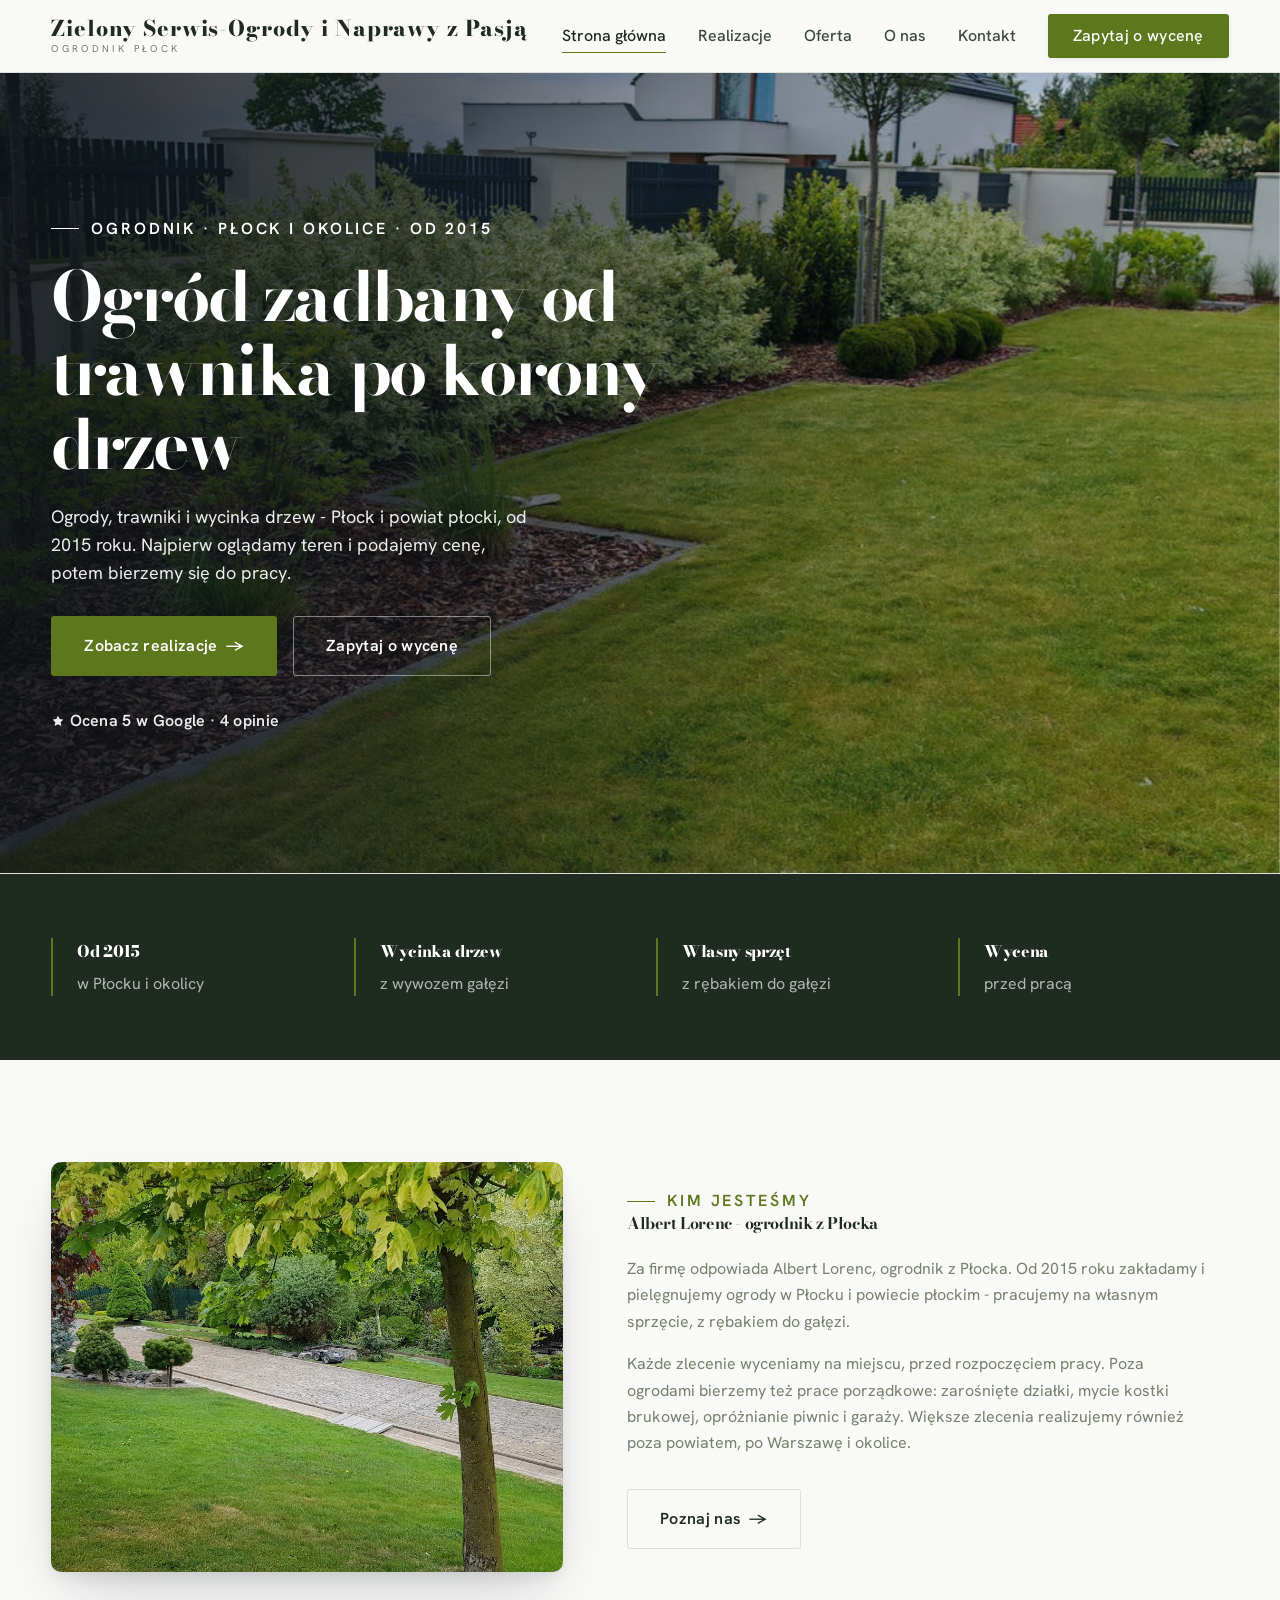
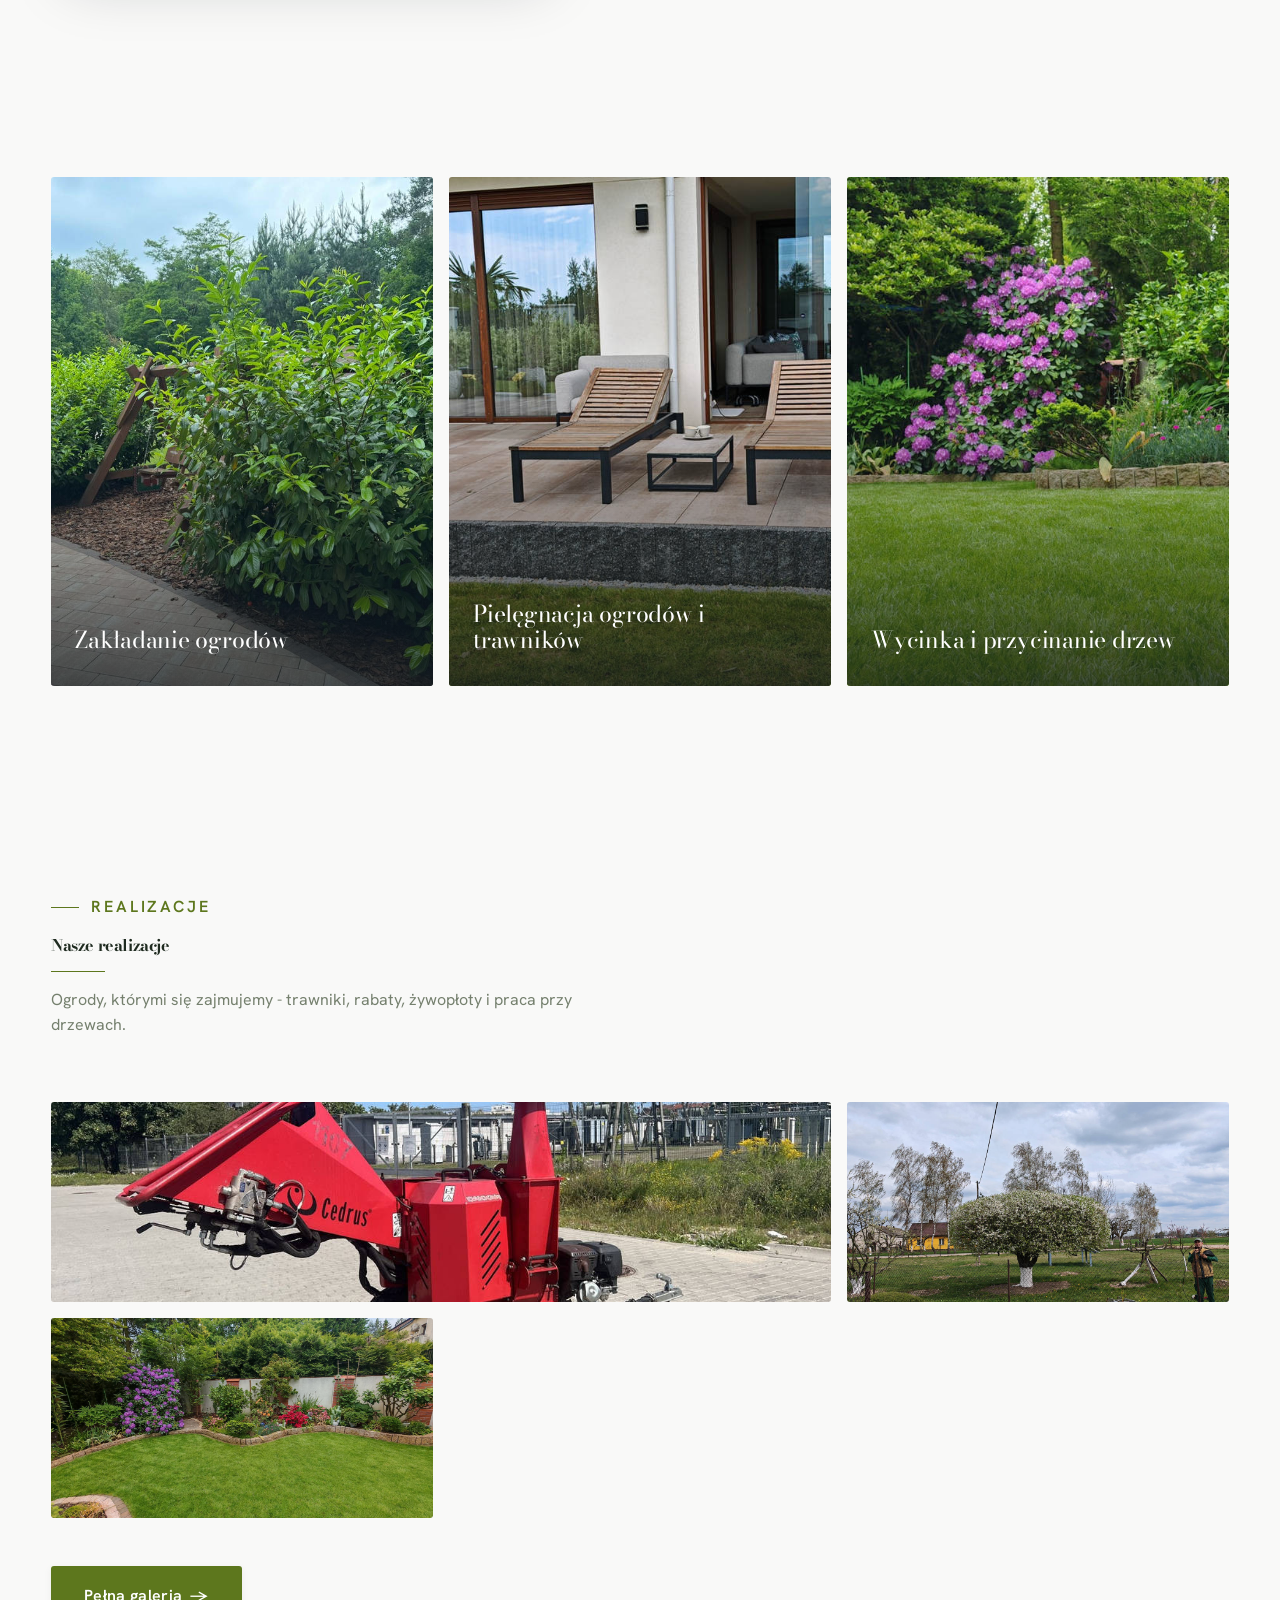
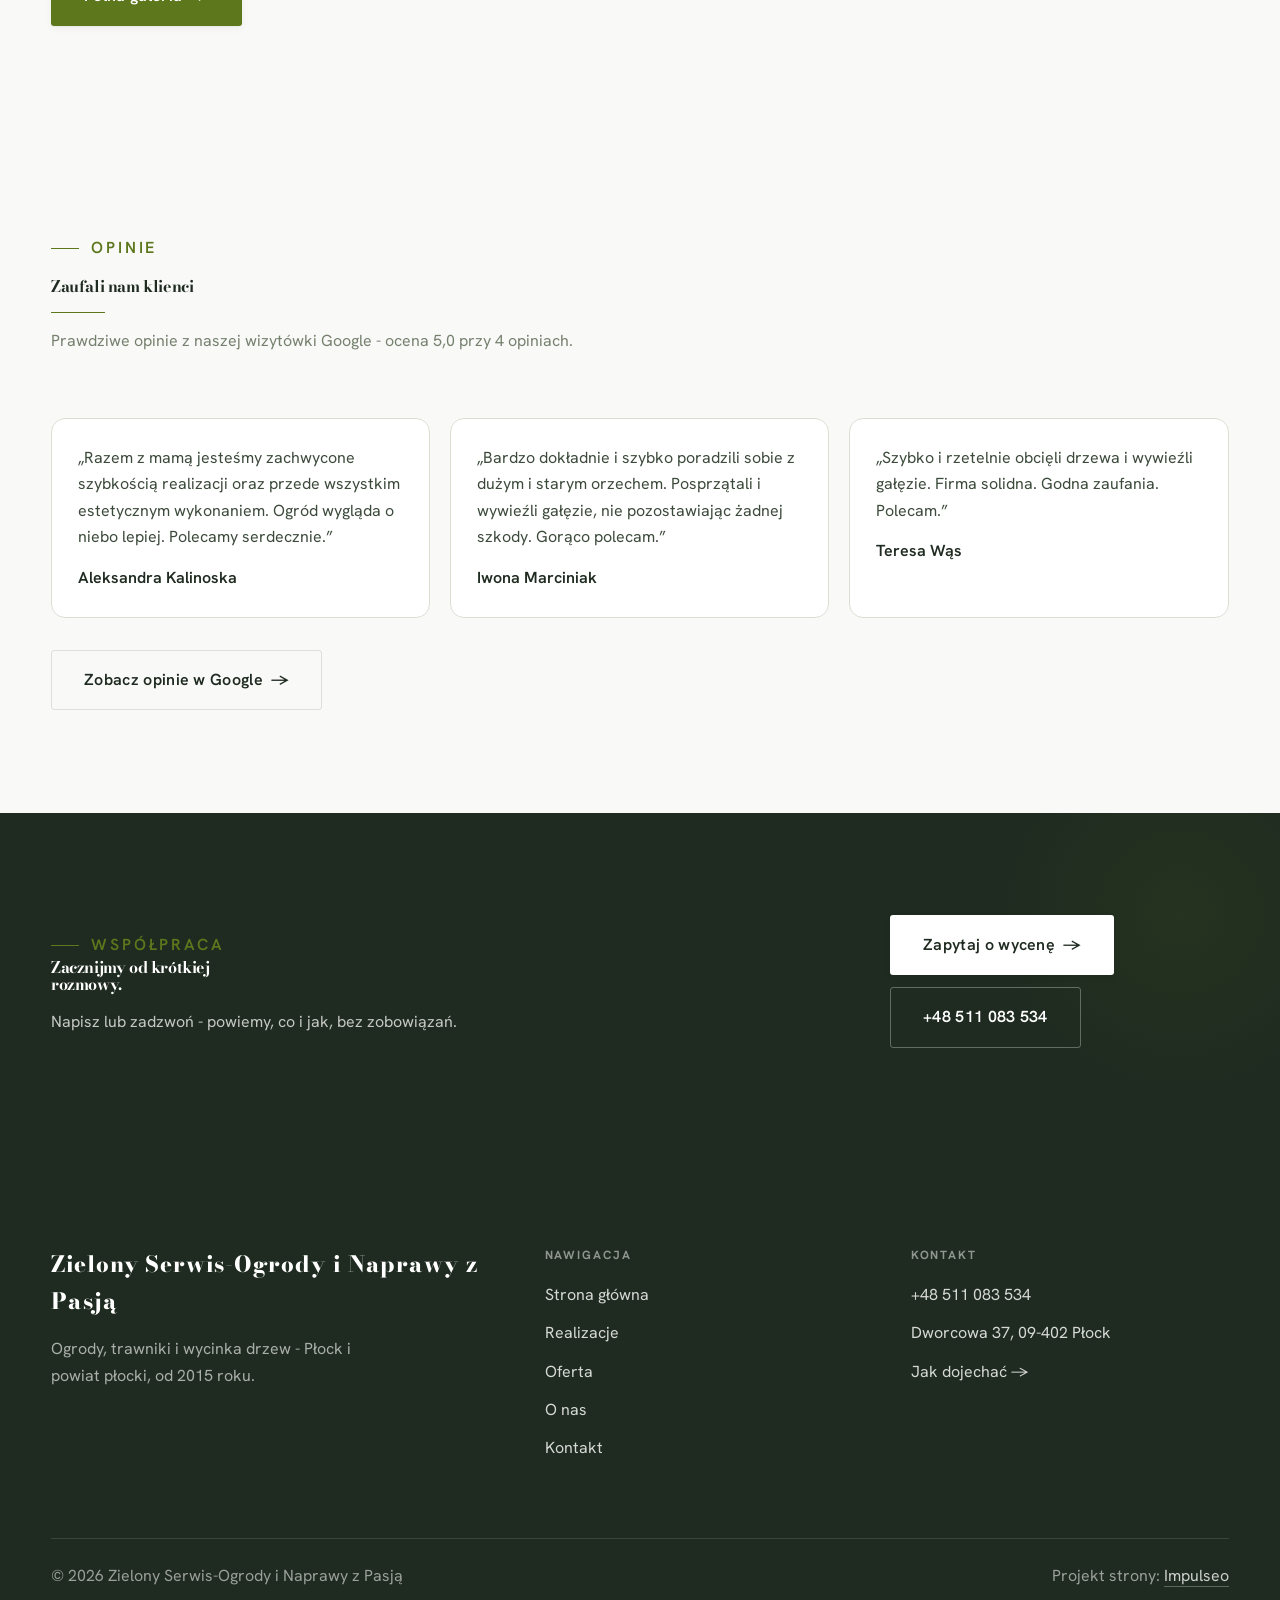
<file: index.html>
<!DOCTYPE html>
<html lang="pl">
<head>
<meta charset="UTF-8">
<meta name="viewport" content="width=device-width, initial-scale=1.0">
<title>Zielony Serwis-Ogrody i Naprawy z Pasją - Ogrodnik · Płock</title>
<meta name="description" content="Zielony Serwis-Ogrody i Naprawy z Pasją - ogrodnik, Płock i okolice. Zakładanie i pielęgnacja ogrodów, koszenie trawników, wycinka i przycinanie drzew z wywozem gałęzi, porządkowanie działek. Wycena przed pracą - zadzwoń.">
<link rel="preconnect" href="https://fonts.googleapis.com">
<link rel="preconnect" href="https://fonts.gstatic.com" crossorigin>
<link href="https://fonts.googleapis.com/css2?family=Bodoni+Moda:wght@500;600;700&family=Hanken+Grotesk:wght@400;500;600&display=swap" rel="stylesheet">
<link rel="stylesheet" href="assets/styles.css">
</head>
<body>

<header class="nav">
  <div class="wrap nav-inner">
    <a class="brand" href="index.html"><span class="name">Zielony Serwis-Ogrody i Naprawy z Pasją</span><span class="sub">Ogrodnik Płock</span></a>
    <nav class="nav-links">
      <a href="index.html" class="active">Strona główna</a>
      <a href="realizacje.html">Realizacje</a>
      <a href="oferta.html">Oferta</a>
      <a href="o-nas.html">O nas</a>
      <a href="kontakt.html">Kontakt</a>
      <a href="kontakt.html" class="btn btn-accent">Zapytaj o wycenę</a>
    </nav>
    <button class="nav-toggle" aria-label="Menu"><span></span><span></span><span></span></button>
  </div>
</header>

<section class="hero-cine">
  <img src="img/hero.jpg" alt="Zielony Serwis-Ogrody i Naprawy z Pasją - Ogród zadbany przez cały sezon, od trawnika po korony drzew">
  <div class="wrap">
    <div class="hero-copy">
      <span class="eyebrow">Ogrodnik · Płock i okolice · od 2015</span>
      <h1>Ogród zadbany od trawnika po korony drzew</h1>
      <p class="lead">Ogrody, trawniki i wycinka drzew - Płock i powiat płocki, od 2015 roku. Najpierw oglądamy teren i podajemy cenę, potem bierzemy się do pracy.</p>
      <div class="hero-actions">
        <a href="realizacje.html" class="btn btn-accent">Zobacz realizacje <span class="arr">→</span></a>
        <a href="kontakt.html" class="btn btn-ghost" style="color:#fff;border-color:rgba(255,255,255,.45)">Zapytaj o wycenę</a>
      </div>
      <div style="margin-top:var(--space-6);color:#fff;font-weight:600;letter-spacing:.02em;opacity:.92"><svg class="ico-star" width="14" height="14" viewBox="0 0 24 24" style="vertical-align:-2px" aria-hidden="true"><path d="M12 2.8l2.85 5.8 6.4.93-4.63 4.5 1.1 6.37L12 17.4l-5.72 3 1.1-6.37-4.63-4.5 6.4-.93L12 2.8Z" fill="currentColor"/></svg> Ocena 5 w Google · 4 opinie</div>
    </div>
  </div>
</section>
<section class="strip" style="padding-block:0">
  <div class="wrap">
    <div class="item reveal"><div class="k">Od 2015</div><div class="v">w Płocku i okolicy</div></div>
    <div class="item reveal"><div class="k">Wycinka drzew</div><div class="v">z wywozem gałęzi</div></div>
    <div class="item reveal"><div class="k">Własny sprzęt</div><div class="v">z rębakiem do gałęzi</div></div>
    <div class="item reveal"><div class="k">Wycena</div><div class="v">przed pracą</div></div>
  </div>
</section>
<section>
  <div class="wrap split">
    <div class="split-art reveal"><img src="img/g1.jpg" alt="Zielony Serwis-Ogrody i Naprawy z Pasją - realizacja" loading="lazy"></div>
    <div class="split-copy reveal">
      <span class="eyebrow">Kim jesteśmy</span>
      <h2>Albert Lorenc - ogrodnik z Płocka</h2>
      <p class="muted">Za firmę odpowiada Albert Lorenc, ogrodnik z Płocka. Od 2015 roku zakładamy i pielęgnujemy ogrody w Płocku i powiecie płockim - pracujemy na własnym sprzęcie, z rębakiem do gałęzi.</p>
      <p class="muted">Każde zlecenie wyceniamy na miejscu, przed rozpoczęciem pracy. Poza ogrodami bierzemy też prace porządkowe: zarośnięte działki, mycie kostki brukowej, opróżnianie piwnic i garaży. Większe zlecenia realizujemy również poza powiatem, po Warszawę i okolice.</p>
      <a href="o-nas.html" class="btn btn-ghost">Poznaj nas <span class="arr">→</span></a>
    </div>
  </div>
</section>
<section class="gateways-band">
  <div class="wrap">
    <div class="gateways">
      <a href="oferta.html" class="gateway reveal"><img src="img/g2.jpg" alt="Zakładanie ogrodów" loading="lazy"><span class="g-ttl">Zakładanie ogrodów</span></a>
      <a href="oferta.html" class="gateway reveal"><img src="img/g3.jpg" alt="Pielęgnacja ogrodów i trawników" loading="lazy"><span class="g-ttl">Pielęgnacja ogrodów i trawników</span></a>
      <a href="oferta.html" class="gateway reveal"><img src="img/g4.jpg" alt="Wycinka i przycinanie drzew" loading="lazy"><span class="g-ttl">Wycinka i przycinanie drzew</span></a>
    </div>
  </div>
</section>
<section>
  <div class="wrap">
    <div class="head reveal">
      <span class="eyebrow">Realizacje</span>
      <h2>Nasze realizacje</h2>
      <p>Ogrody, którymi się zajmujemy - trawniki, rabaty, żywopłoty i praca przy drzewach.</p>
    </div>
    <div class="gallery">
      <div class="tile t-two3 reveal"><img src="img/g5.jpg" alt="Rębak do gałęzi" loading="lazy"><div class="cap">Rębak do gałęzi</div></div>
      <div class="tile t-third reveal"><img src="img/g6.jpg" alt="Przycinka starego drzewa" loading="lazy"><div class="cap">Przycinka starego drzewa</div></div>
      <div class="tile t-third reveal"><img src="img/about.jpg" alt="Zielony Serwis-Ogrody i Naprawy z Pasją" loading="lazy"></div>
    </div>
    <div style="margin-top:var(--space-7)" class="reveal"><a href="realizacje.html" class="btn btn-accent">Pełna galeria <span class="arr">→</span></a></div>
  </div>
</section>
<section>
  <div class="wrap">
    <div class="head reveal">
      <span class="eyebrow">Opinie</span>
      <h2>Zaufali nam klienci</h2>
      <p>Prawdziwe opinie z naszej wizytówki Google - ocena 5,0 przy 4 opiniach.</p>
    </div>
    <div class="reveal" style="display:grid;grid-template-columns:repeat(auto-fit,minmax(260px,1fr));gap:20px;margin-top:var(--space-7,2.5rem)">
      <figure style="margin:0;background:var(--white,#fff);border:1px solid var(--rose,#D9E0D2);border-radius:14px;padding:26px">
        <blockquote style="margin:0;font-size:1rem;line-height:1.65;color:var(--espresso-2,#3C4A3B)">&bdquo;Razem z mam&#261; jeste&#347;my zachwycone szybko&#347;ci&#261; realizacji oraz przede wszystkim estetycznym wykonaniem. Ogr&oacute;d wygl&#261;da o niebo lepiej. Polecamy serdecznie.&rdquo;</blockquote>
        <figcaption style="margin-top:14px;font-weight:600;color:var(--espresso,#1F2B20)">Aleksandra Kalinoska</figcaption>
      </figure>
      <figure style="margin:0;background:var(--white,#fff);border:1px solid var(--rose,#D9E0D2);border-radius:14px;padding:26px">
        <blockquote style="margin:0;font-size:1rem;line-height:1.65;color:var(--espresso-2,#3C4A3B)">&bdquo;Bardzo dok&#322;adnie i szybko poradzili sobie z du&#380;ym i starym orzechem. Posprz&#261;tali i wywie&#378;li ga&#322;&#281;zie, nie pozostawiaj&#261;c &#380;adnej szkody. Gor&#261;co polecam.&rdquo;</blockquote>
        <figcaption style="margin-top:14px;font-weight:600;color:var(--espresso,#1F2B20)">Iwona Marciniak</figcaption>
      </figure>
      <figure style="margin:0;background:var(--white,#fff);border:1px solid var(--rose,#D9E0D2);border-radius:14px;padding:26px">
        <blockquote style="margin:0;font-size:1rem;line-height:1.65;color:var(--espresso-2,#3C4A3B)">&bdquo;Szybko i rzetelnie obci&#281;li drzewa i wywie&#378;li ga&#322;&#281;zie. Firma solidna. Godna zaufania. Polecam.&rdquo;</blockquote>
        <figcaption style="margin-top:14px;font-weight:600;color:var(--espresso,#1F2B20)">Teresa W&#261;s</figcaption>
      </figure>
    </div>
    <div class="reveal" style="margin-top:var(--space-6,2rem)"><a class="btn btn-ghost" href="https://maps.google.com/?cid=3458383013996182584" target="_blank" rel="noopener">Zobacz opinie w Google <span class="arr">&rarr;</span></a></div>
  </div>
</section>
<section class="cta">
  <div class="wrap">
    <div class="reveal">
      <span class="eyebrow">Współpraca</span>
      <h2>Zacznijmy od krótkiej rozmowy.</h2>
      <p>Napisz lub zadzwoń - powiemy, co i jak, bez zobowiązań.</p>
    </div>
    <div class="cta-actions reveal">
      <a href="kontakt.html" class="btn btn-light">Zapytaj o wycenę <span class="arr">→</span></a>
      <a href="tel:+48511083534" class="btn btn-ghost" style="color:#fff;border-color:rgba(255,255,255,.3)">+48 511 083 534</a>
    </div>
  </div>
</section>

<footer>
  <div class="wrap">
    <div class="foot-grid">
      <div class="foot-brand">
        <div class="name">Zielony Serwis-Ogrody i Naprawy z Pasją</div>
        <p>Ogrody, trawniki i wycinka drzew - Płock i powiat płocki, od 2015 roku.</p>
      </div>
      <div class="foot-col">
        <h4>Nawigacja</h4>
        <a href="index.html">Strona główna</a>
        <a href="realizacje.html">Realizacje</a>
        <a href="oferta.html">Oferta</a>
        <a href="o-nas.html">O nas</a>
        <a href="kontakt.html">Kontakt</a>
      </div>
      <div class="foot-col">
        <h4>Kontakt</h4>
        <a href="tel:+48511083534">+48 511 083 534</a>
        <p>Dworcowa 37, 09-402 Płock</p>
        <a href="https://maps.google.com/?cid=3458383013996182584&g_mp=CiVnb29nbGUubWFwcy5wbGFjZXMudjEuUGxhY2VzLkdldFBsYWNlEAIYBCAA" target="_blank" rel="noopener">Jak dojechać →</a>
      </div>
    </div>
    <div class="foot-bot">
      <span>© 2026 Zielony Serwis-Ogrody i Naprawy z Pasją</span>
      <span>Projekt strony: <a class="foot-credit" href="https://impulseo.pl" target="_blank" rel="noopener">Impulseo</a></span>
    </div>
  </div>
</footer>


<script src="assets/main.js"></script>
</body>
</html>
</file>
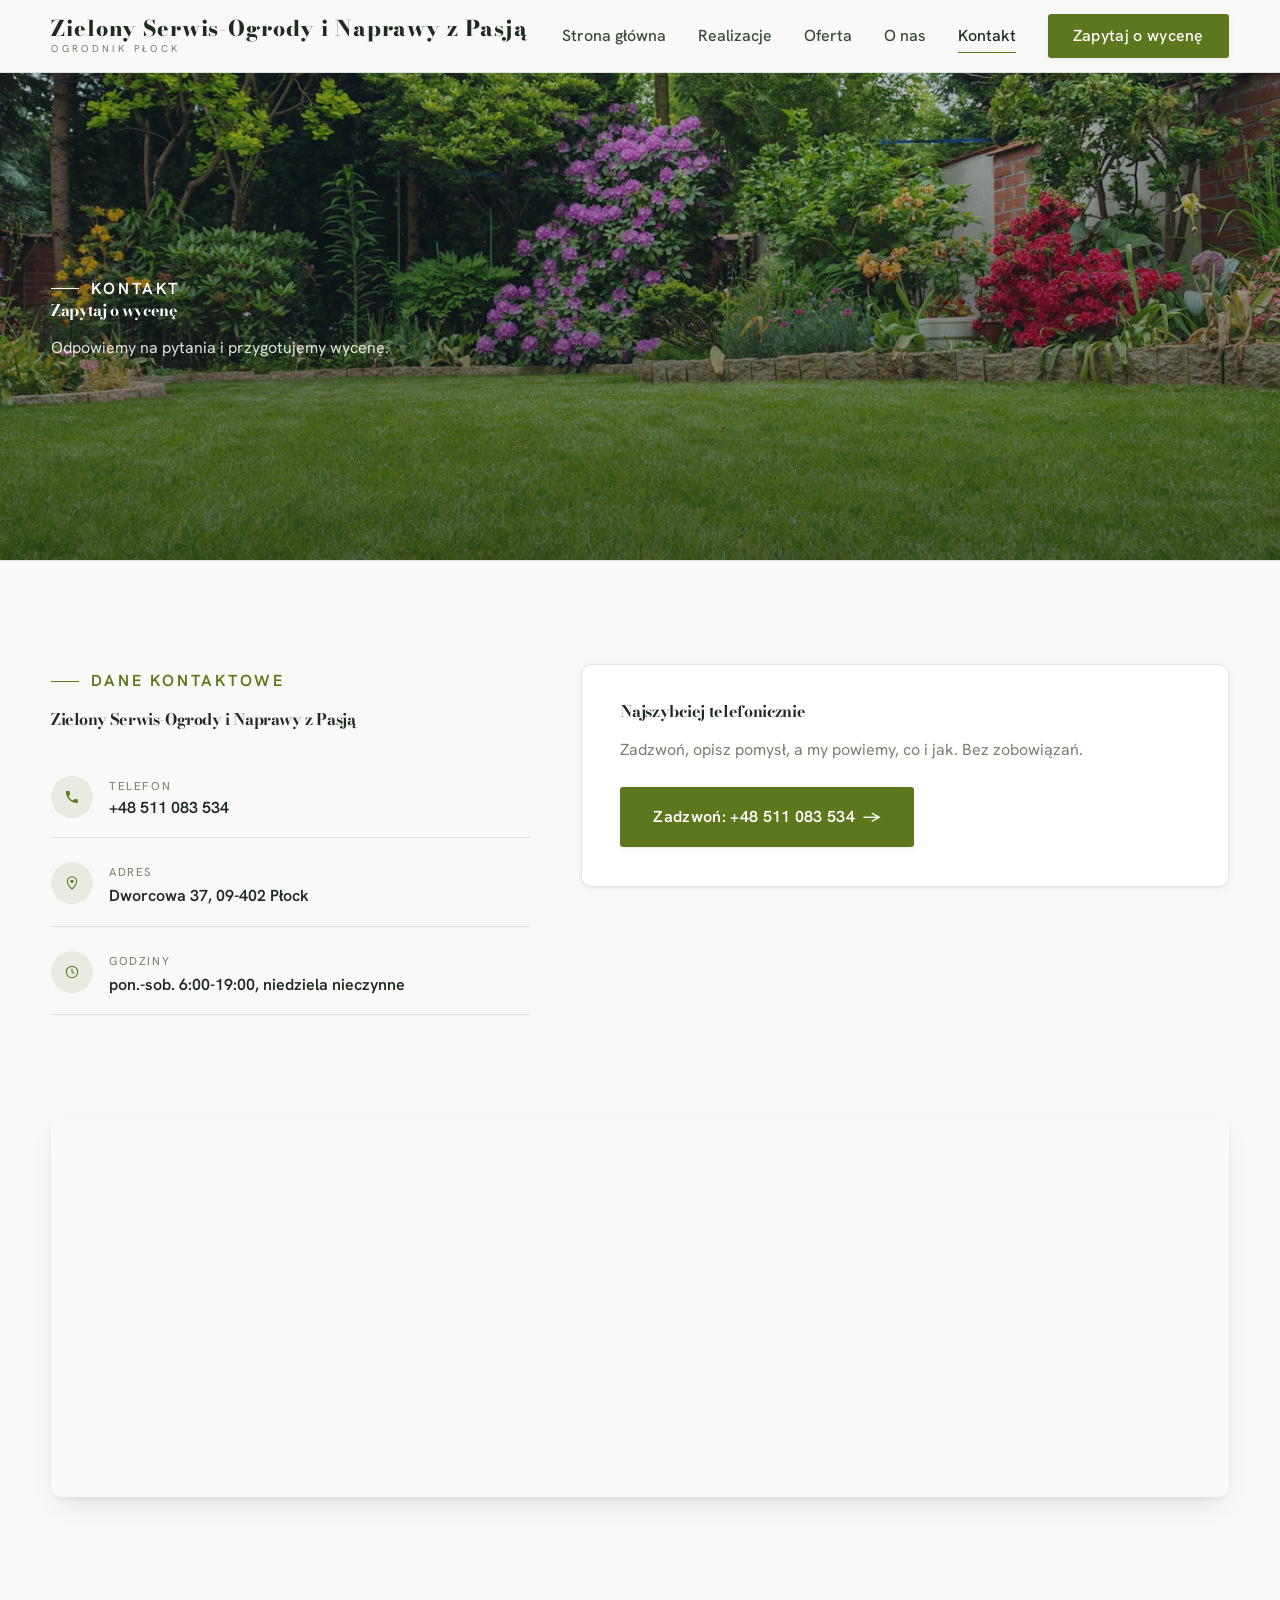
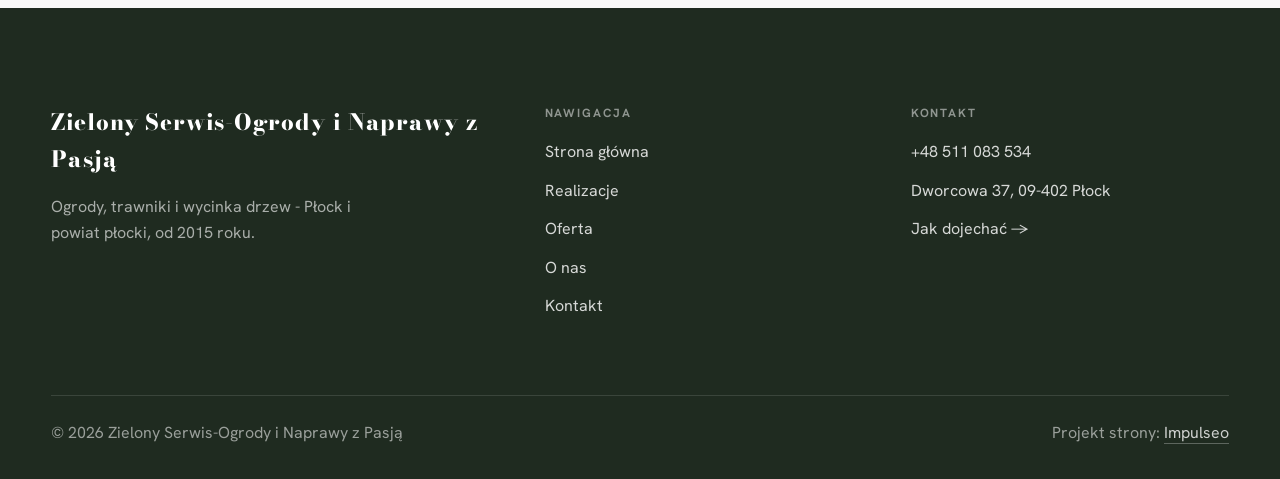
<file: kontakt.html>
<!DOCTYPE html>
<html lang="pl">
<head>
<meta charset="UTF-8">
<meta name="viewport" content="width=device-width, initial-scale=1.0">
<title>Kontakt - Zielony Serwis-Ogrody i Naprawy z Pasją</title>
<meta name="description" content="Kontakt Zielony Serwis-Ogrody i Naprawy z Pasją - Dworcowa 37, 09-402 Płock">
<link rel="preconnect" href="https://fonts.googleapis.com">
<link rel="preconnect" href="https://fonts.gstatic.com" crossorigin>
<link href="https://fonts.googleapis.com/css2?family=Bodoni+Moda:wght@500;600;700&family=Hanken+Grotesk:wght@400;500;600&display=swap" rel="stylesheet">
<link rel="stylesheet" href="assets/styles.css">
</head>
<body>

<header class="nav">
  <div class="wrap nav-inner">
    <a class="brand" href="index.html"><span class="name">Zielony Serwis-Ogrody i Naprawy z Pasją</span><span class="sub">Ogrodnik Płock</span></a>
    <nav class="nav-links">
      <a href="index.html">Strona główna</a>
      <a href="realizacje.html">Realizacje</a>
      <a href="oferta.html">Oferta</a>
      <a href="o-nas.html">O nas</a>
      <a href="kontakt.html" class="active">Kontakt</a>
      <a href="kontakt.html" class="btn btn-accent">Zapytaj o wycenę</a>
    </nav>
    <button class="nav-toggle" aria-label="Menu"><span></span><span></span><span></span></button>
  </div>
</header>

<section class="pagehead">
  <img src="img/g4.jpg" alt="Zielony Serwis-Ogrody i Naprawy z Pasją - Zapytaj o wycenę">
  <div class="wrap">
    <span class="eyebrow">Kontakt</span>
    <h1>Zapytaj o wycenę</h1>
    <p>Odpowiemy na pytania i przygotujemy wycenę.</p>
  </div>
</section>
<section>
  <div class="wrap contact-grid">
    <div class="reveal">
      <span class="eyebrow">Dane kontaktowe</span>
      <h2 style="margin:var(--space-4) 0 var(--space-6)">Zielony Serwis-Ogrody i Naprawy z Pasją</h2>
      <div class="info-list">
        <div class="info-row"><div class="ic"><svg class="ico-tel" width="16" height="16" viewBox="0 0 24 24" fill="none" aria-hidden="true"><path d="M6.6 10.8a15.5 15.5 0 0 0 6.6 6.6l2.2-2.2a1 1 0 0 1 1-.24 11.4 11.4 0 0 0 3.6.58 1 1 0 0 1 1 1V20a1 1 0 0 1-1 1A17 17 0 0 1 3 4a1 1 0 0 1 1-1h3.5a1 1 0 0 1 1 1c0 1.25.2 2.46.58 3.6a1 1 0 0 1-.25 1l-2.23 2.2Z" fill="currentColor"/></svg></div><div><div class="lbl">Telefon</div><a class="val" href="tel:+48511083534">+48 511 083 534</a></div></div>
        <div class="info-row"><div class="ic"><svg class="ico-pin" width="16" height="16" viewBox="0 0 24 24" fill="none" aria-hidden="true"><path d="M12 21s7-6.1 7-11.5A7 7 0 0 0 5 9.5C5 14.9 12 21 12 21Z" stroke="currentColor" stroke-width="1.6" fill="none"/><circle cx="12" cy="9.5" r="2.4" fill="currentColor"/></svg></div><div><div class="lbl">Adres</div><div class="val">Dworcowa 37, 09-402 Płock</div></div></div>
        <div class="info-row"><div class="ic"><svg width="16" height="16" viewBox="0 0 24 24" fill="none" aria-hidden="true"><circle cx="12" cy="12" r="8.5" stroke="currentColor" stroke-width="1.6"/><path d="M12 7.5V12l3 2" stroke="currentColor" stroke-width="1.6" stroke-linecap="round"/></svg></div><div><div class="lbl">Godziny</div><div class="val">pon.-sob. 6:00-19:00, niedziela nieczynne</div></div></div>
      </div>
    </div>
    <div class="reveal">
      <div class="form">
        <h3 style="margin-bottom:var(--space-4)">Najszybciej telefonicznie</h3>
        <p class="muted" style="margin-bottom:var(--space-5)">Zadzwoń, opisz pomysł, a my powiemy, co i jak. Bez zobowiązań.</p>
        <a href="tel:+48511083534" class="btn btn-accent" style="justify-content:center">Zadzwoń: +48 511 083 534 <span class="arr">→</span></a>
      </div>
    </div>
  </div>
</section>
<section style="padding-top:0">
  <div class="wrap reveal">
    <iframe class="map" title="Zielony Serwis-Ogrody i Naprawy z Pasją - Płock" src="https://maps.google.com/maps?q=52.5501292%2C19.710506&z=15&output=embed" loading="lazy" referrerpolicy="no-referrer-when-downgrade"></iframe>
  </div>
</section>

<footer>
  <div class="wrap">
    <div class="foot-grid">
      <div class="foot-brand">
        <div class="name">Zielony Serwis-Ogrody i Naprawy z Pasją</div>
        <p>Ogrody, trawniki i wycinka drzew - Płock i powiat płocki, od 2015 roku.</p>
      </div>
      <div class="foot-col">
        <h4>Nawigacja</h4>
        <a href="index.html">Strona główna</a>
        <a href="realizacje.html">Realizacje</a>
        <a href="oferta.html">Oferta</a>
        <a href="o-nas.html">O nas</a>
        <a href="kontakt.html">Kontakt</a>
      </div>
      <div class="foot-col">
        <h4>Kontakt</h4>
        <a href="tel:+48511083534">+48 511 083 534</a>
        <p>Dworcowa 37, 09-402 Płock</p>
        <a href="https://maps.google.com/?cid=3458383013996182584&g_mp=CiVnb29nbGUubWFwcy5wbGFjZXMudjEuUGxhY2VzLkdldFBsYWNlEAIYBCAA" target="_blank" rel="noopener">Jak dojechać →</a>
      </div>
    </div>
    <div class="foot-bot">
      <span>© 2026 Zielony Serwis-Ogrody i Naprawy z Pasją</span>
      <span>Projekt strony: <a class="foot-credit" href="https://impulseo.pl" target="_blank" rel="noopener">Impulseo</a></span>
    </div>
  </div>
</footer>


<script src="assets/main.js"></script>
</body>
</html>
</file>
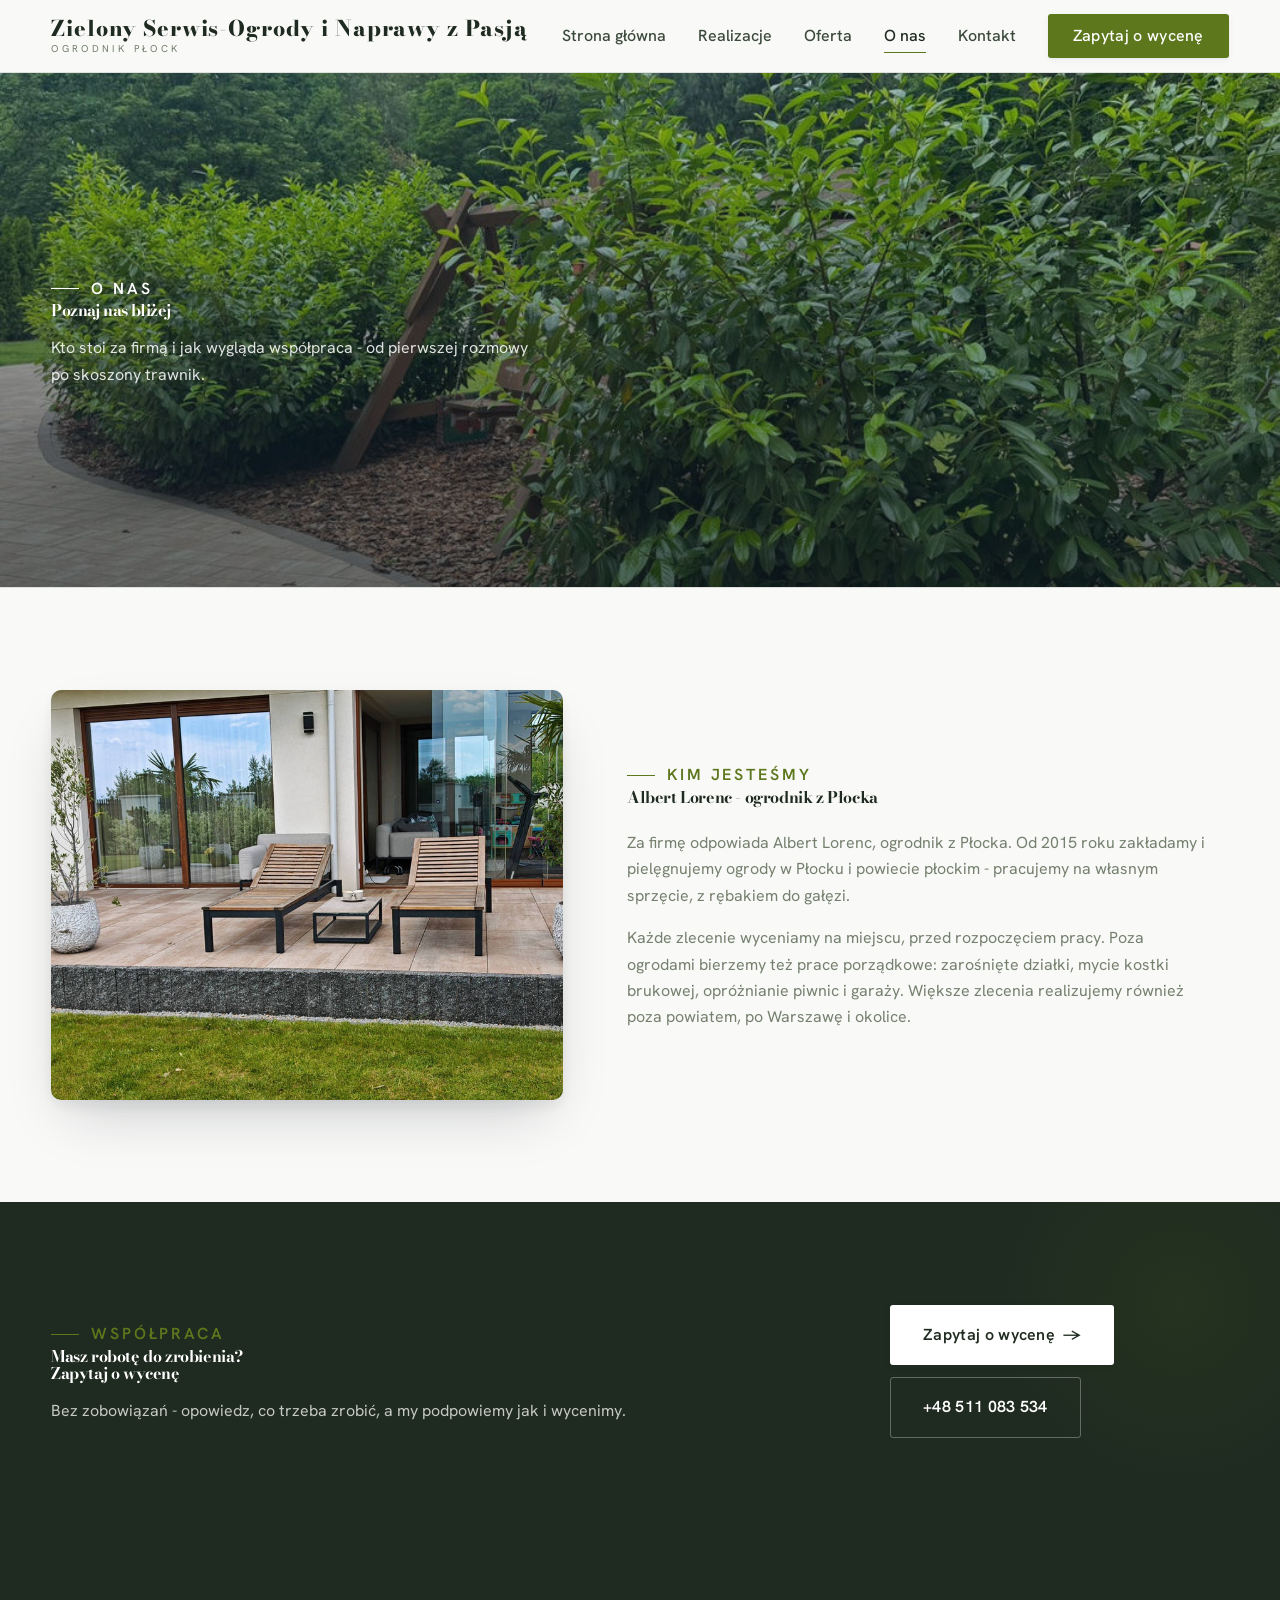
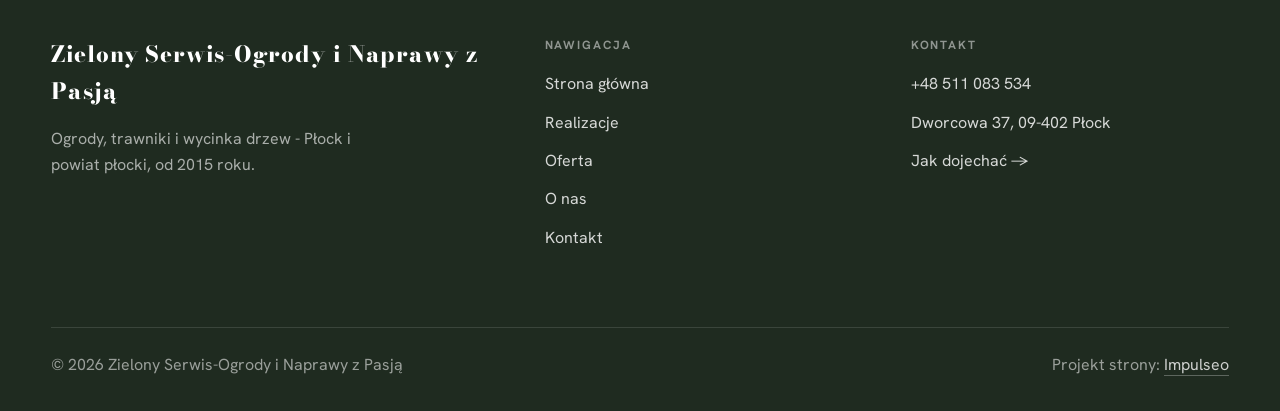
<file: o-nas.html>
<!DOCTYPE html>
<html lang="pl">
<head>
<meta charset="UTF-8">
<meta name="viewport" content="width=device-width, initial-scale=1.0">
<title>O nas - Zielony Serwis-Ogrody i Naprawy z Pasją</title>
<meta name="description" content="Zielony Serwis-Ogrody i Naprawy z Pasją - ogrodnik, Płock i okolice. Zakładanie i pielęgnacja ogrodów, koszenie trawników, wycinka i przycinanie drzew z wywozem gałęzi, porządkowanie działek. Wycena przed pracą - zadzwoń.">
<link rel="preconnect" href="https://fonts.googleapis.com">
<link rel="preconnect" href="https://fonts.gstatic.com" crossorigin>
<link href="https://fonts.googleapis.com/css2?family=Bodoni+Moda:wght@500;600;700&family=Hanken+Grotesk:wght@400;500;600&display=swap" rel="stylesheet">
<link rel="stylesheet" href="assets/styles.css">
</head>
<body>

<header class="nav">
  <div class="wrap nav-inner">
    <a class="brand" href="index.html"><span class="name">Zielony Serwis-Ogrody i Naprawy z Pasją</span><span class="sub">Ogrodnik Płock</span></a>
    <nav class="nav-links">
      <a href="index.html">Strona główna</a>
      <a href="realizacje.html">Realizacje</a>
      <a href="oferta.html">Oferta</a>
      <a href="o-nas.html" class="active">O nas</a>
      <a href="kontakt.html">Kontakt</a>
      <a href="kontakt.html" class="btn btn-accent">Zapytaj o wycenę</a>
    </nav>
    <button class="nav-toggle" aria-label="Menu"><span></span><span></span><span></span></button>
  </div>
</header>

<section class="pagehead">
  <img src="img/g2.jpg" alt="Zielony Serwis-Ogrody i Naprawy z Pasją - Poznaj nas bliżej">
  <div class="wrap">
    <span class="eyebrow">O nas</span>
    <h1>Poznaj nas bliżej</h1>
    <p>Kto stoi za firmą i jak wygląda współpraca - od pierwszej rozmowy po skoszony trawnik.</p>
  </div>
</section>
<section>
  <div class="wrap split">
    <div class="split-art reveal"><img src="img/g3.jpg" alt="Zielony Serwis-Ogrody i Naprawy z Pasją" loading="lazy"></div>
    <div class="split-copy reveal">
      <span class="eyebrow">Kim jesteśmy</span>
      <h2>Albert Lorenc - ogrodnik z Płocka</h2>
      <p class="muted">Za firmę odpowiada Albert Lorenc, ogrodnik z Płocka. Od 2015 roku zakładamy i pielęgnujemy ogrody w Płocku i powiecie płockim - pracujemy na własnym sprzęcie, z rębakiem do gałęzi.</p>
      <p class="muted">Każde zlecenie wyceniamy na miejscu, przed rozpoczęciem pracy. Poza ogrodami bierzemy też prace porządkowe: zarośnięte działki, mycie kostki brukowej, opróżnianie piwnic i garaży. Większe zlecenia realizujemy również poza powiatem, po Warszawę i okolice.</p>
    </div>
  </div>
</section>


<section class="cta">
  <div class="wrap">
    <div class="reveal">
      <span class="eyebrow">Współpraca</span>
      <h2>Masz robotę do zrobienia? Zapytaj o wycenę</h2>
      <p>Bez zobowiązań - opowiedz, co trzeba zrobić, a my podpowiemy jak i wycenimy.</p>
    </div>
    <div class="cta-actions reveal">
      <a href="kontakt.html" class="btn btn-light">Zapytaj o wycenę <span class="arr">→</span></a>
      <a href="tel:+48511083534" class="btn btn-ghost" style="color:#fff;border-color:rgba(255,255,255,.3)">+48 511 083 534</a>
    </div>
  </div>
</section>

<footer>
  <div class="wrap">
    <div class="foot-grid">
      <div class="foot-brand">
        <div class="name">Zielony Serwis-Ogrody i Naprawy z Pasją</div>
        <p>Ogrody, trawniki i wycinka drzew - Płock i powiat płocki, od 2015 roku.</p>
      </div>
      <div class="foot-col">
        <h4>Nawigacja</h4>
        <a href="index.html">Strona główna</a>
        <a href="realizacje.html">Realizacje</a>
        <a href="oferta.html">Oferta</a>
        <a href="o-nas.html">O nas</a>
        <a href="kontakt.html">Kontakt</a>
      </div>
      <div class="foot-col">
        <h4>Kontakt</h4>
        <a href="tel:+48511083534">+48 511 083 534</a>
        <p>Dworcowa 37, 09-402 Płock</p>
        <a href="https://maps.google.com/?cid=3458383013996182584&g_mp=CiVnb29nbGUubWFwcy5wbGFjZXMudjEuUGxhY2VzLkdldFBsYWNlEAIYBCAA" target="_blank" rel="noopener">Jak dojechać →</a>
      </div>
    </div>
    <div class="foot-bot">
      <span>© 2026 Zielony Serwis-Ogrody i Naprawy z Pasją</span>
      <span>Projekt strony: <a class="foot-credit" href="https://impulseo.pl" target="_blank" rel="noopener">Impulseo</a></span>
    </div>
  </div>
</footer>


<script src="assets/main.js"></script>
</body>
</html>
</file>
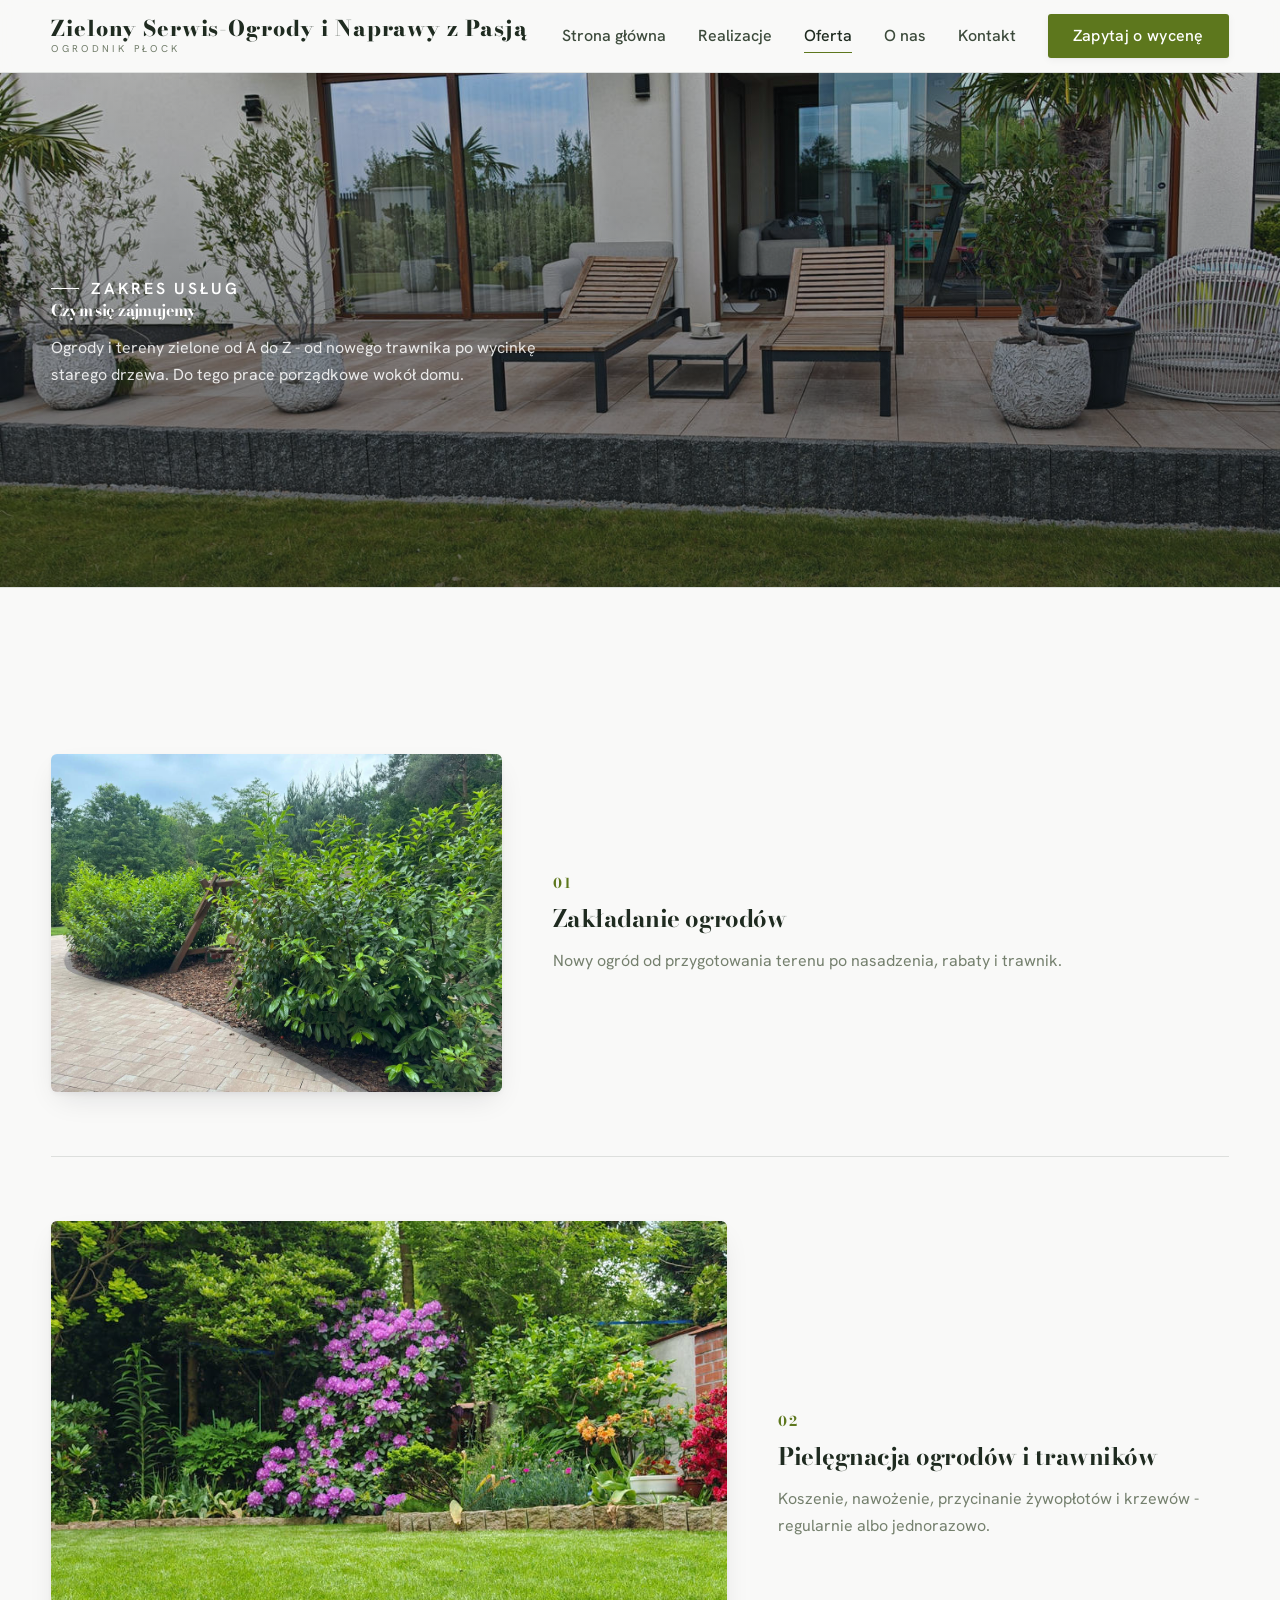
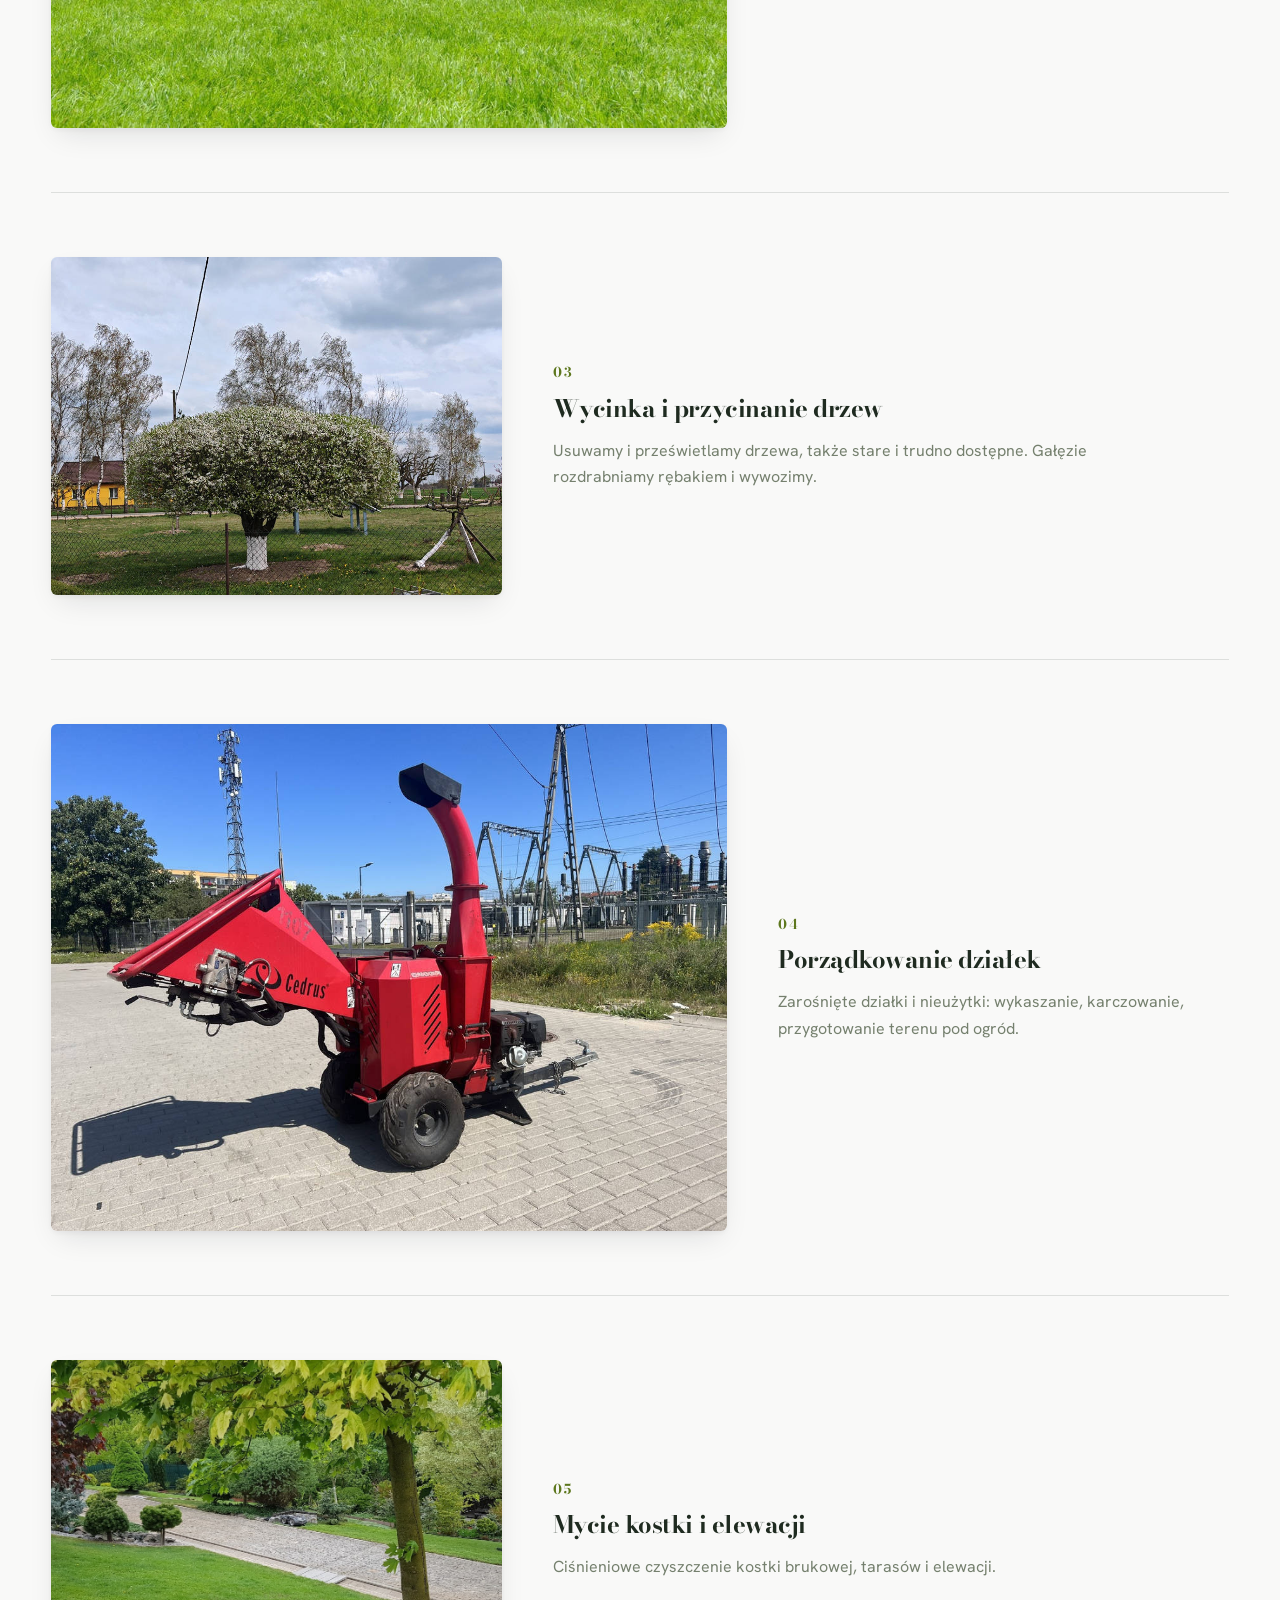
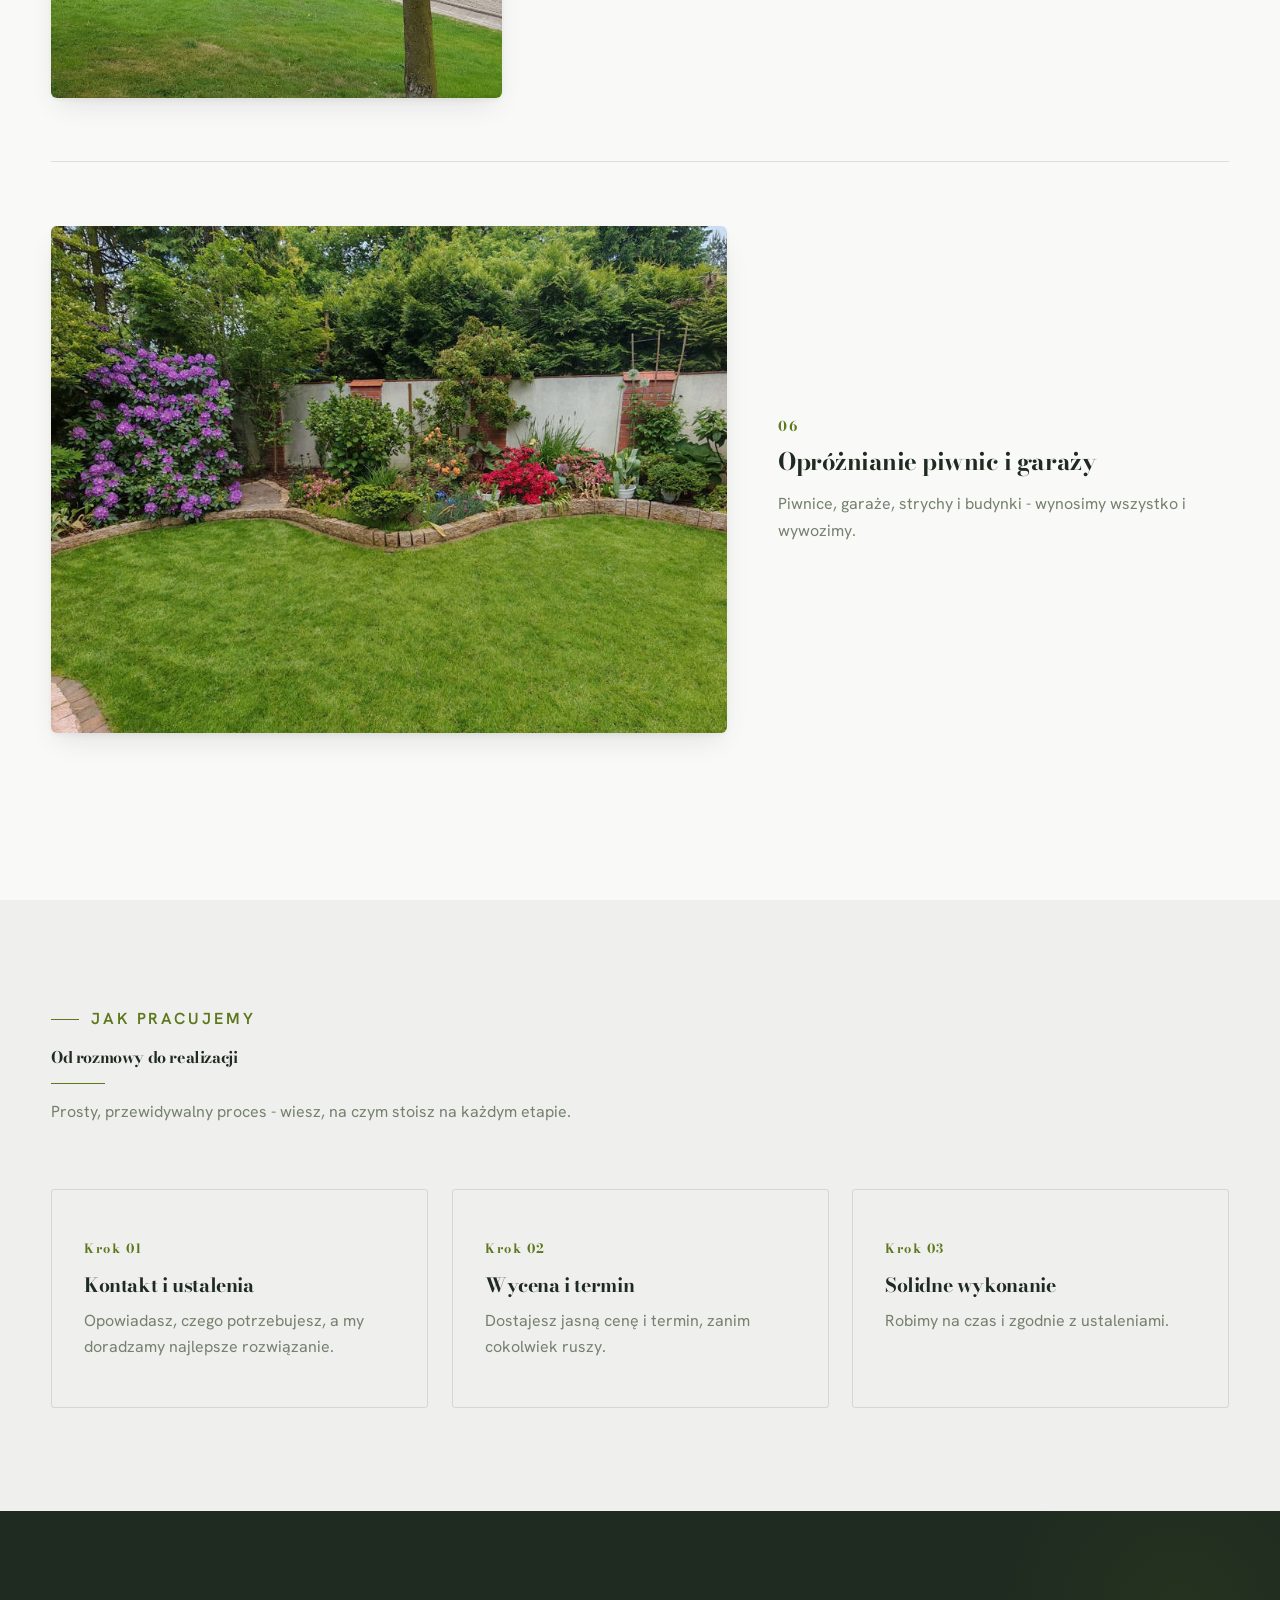
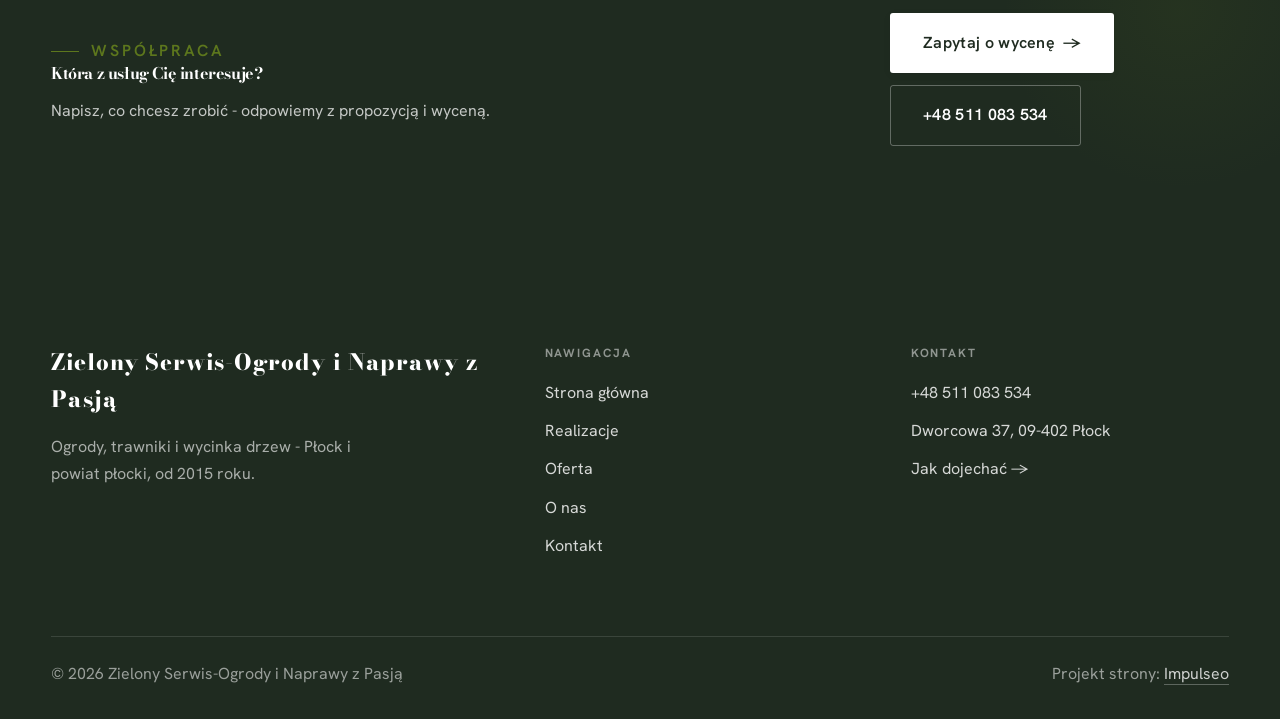
<file: oferta.html>
<!DOCTYPE html>
<html lang="pl">
<head>
<meta charset="UTF-8">
<meta name="viewport" content="width=device-width, initial-scale=1.0">
<title>Oferta - Zielony Serwis-Ogrody i Naprawy z Pasją</title>
<meta name="description" content="Zielony Serwis-Ogrody i Naprawy z Pasją - ogrodnik, Płock i okolice. Zakładanie i pielęgnacja ogrodów, koszenie trawników, wycinka i przycinanie drzew z wywozem gałęzi, porządkowanie działek. Wycena przed pracą - zadzwoń.">
<link rel="preconnect" href="https://fonts.googleapis.com">
<link rel="preconnect" href="https://fonts.gstatic.com" crossorigin>
<link href="https://fonts.googleapis.com/css2?family=Bodoni+Moda:wght@500;600;700&family=Hanken+Grotesk:wght@400;500;600&display=swap" rel="stylesheet">
<link rel="stylesheet" href="assets/styles.css">
</head>
<body>

<header class="nav">
  <div class="wrap nav-inner">
    <a class="brand" href="index.html"><span class="name">Zielony Serwis-Ogrody i Naprawy z Pasją</span><span class="sub">Ogrodnik Płock</span></a>
    <nav class="nav-links">
      <a href="index.html">Strona główna</a>
      <a href="realizacje.html">Realizacje</a>
      <a href="oferta.html" class="active">Oferta</a>
      <a href="o-nas.html">O nas</a>
      <a href="kontakt.html">Kontakt</a>
      <a href="kontakt.html" class="btn btn-accent">Zapytaj o wycenę</a>
    </nav>
    <button class="nav-toggle" aria-label="Menu"><span></span><span></span><span></span></button>
  </div>
</header>

<section class="pagehead">
  <img src="img/g3.jpg" alt="Zielony Serwis-Ogrody i Naprawy z Pasją - Czym się zajmujemy">
  <div class="wrap">
    <span class="eyebrow">Zakres usług</span>
    <h1>Czym się zajmujemy</h1>
    <p>Ogrody i tereny zielone od A do Z - od nowego trawnika po wycinkę starego drzewa. Do tego prace porządkowe wokół domu.</p>
  </div>
</section>
<section>
  <div class="wrap">
    <div class="svc-row reveal">
      <div class="svc-row-art"><img src="img/g2.jpg" alt="Zakładanie ogrodów" loading="lazy"></div>
      <div>
        <span class="num">01</span>
        <h3>Zakładanie ogrodów</h3>
        <p class="muted">Nowy ogród od przygotowania terenu po nasadzenia, rabaty i trawnik.</p>
      </div>
    </div>
    <div class="svc-row rev reveal">
      <div class="svc-row-art"><img src="img/g4.jpg" alt="Pielęgnacja ogrodów i trawników" loading="lazy"></div>
      <div>
        <span class="num">02</span>
        <h3>Pielęgnacja ogrodów i trawników</h3>
        <p class="muted">Koszenie, nawożenie, przycinanie żywopłotów i krzewów - regularnie albo jednorazowo.</p>
      </div>
    </div>
    <div class="svc-row reveal">
      <div class="svc-row-art"><img src="img/g6.jpg" alt="Wycinka i przycinanie drzew" loading="lazy"></div>
      <div>
        <span class="num">03</span>
        <h3>Wycinka i przycinanie drzew</h3>
        <p class="muted">Usuwamy i prześwietlamy drzewa, także stare i trudno dostępne. Gałęzie rozdrabniamy rębakiem i wywozimy.</p>
      </div>
    </div>
    <div class="svc-row rev reveal">
      <div class="svc-row-art"><img src="img/g5.jpg" alt="Porządkowanie działek" loading="lazy"></div>
      <div>
        <span class="num">04</span>
        <h3>Porządkowanie działek</h3>
        <p class="muted">Zarośnięte działki i nieużytki: wykaszanie, karczowanie, przygotowanie terenu pod ogród.</p>
      </div>
    </div>
    <div class="svc-row reveal">
      <div class="svc-row-art"><img src="img/g1.jpg" alt="Mycie kostki i elewacji" loading="lazy"></div>
      <div>
        <span class="num">05</span>
        <h3>Mycie kostki i elewacji</h3>
        <p class="muted">Ciśnieniowe czyszczenie kostki brukowej, tarasów i elewacji.</p>
      </div>
    </div>
    <div class="svc-row rev reveal">
      <div class="svc-row-art"><img src="img/about.jpg" alt="Opróżnianie piwnic i garaży" loading="lazy"></div>
      <div>
        <span class="num">06</span>
        <h3>Opróżnianie piwnic i garaży</h3>
        <p class="muted">Piwnice, garaże, strychy i budynki - wynosimy wszystko i wywozimy.</p>
      </div>
    </div>
  </div>
</section>
<section class="trust">
  <div class="wrap">
    <div class="head reveal">
      <span class="eyebrow">Jak pracujemy</span>
      <h2>Od rozmowy do realizacji</h2>
      <p>Prosty, przewidywalny proces - wiesz, na czym stoisz na każdym etapie.</p>
    </div>
    <div class="svc-grid">
      <div class="svc reveal"><div class="ic">Krok 01</div><h3>Kontakt i ustalenia</h3><p>Opowiadasz, czego potrzebujesz, a my doradzamy najlepsze rozwiązanie.</p></div>
      <div class="svc reveal"><div class="ic">Krok 02</div><h3>Wycena i termin</h3><p>Dostajesz jasną cenę i termin, zanim cokolwiek ruszy.</p></div>
      <div class="svc reveal"><div class="ic">Krok 03</div><h3>Solidne wykonanie</h3><p>Robimy na czas i zgodnie z ustaleniami.</p></div>
    </div>
  </div>
</section>
<section class="cta">
  <div class="wrap">
    <div class="reveal">
      <span class="eyebrow">Współpraca</span>
      <h2>Która z usług Cię interesuje?</h2>
      <p>Napisz, co chcesz zrobić - odpowiemy z propozycją i wyceną.</p>
    </div>
    <div class="cta-actions reveal">
      <a href="kontakt.html" class="btn btn-light">Zapytaj o wycenę <span class="arr">→</span></a>
      <a href="tel:+48511083534" class="btn btn-ghost" style="color:#fff;border-color:rgba(255,255,255,.3)">+48 511 083 534</a>
    </div>
  </div>
</section>

<footer>
  <div class="wrap">
    <div class="foot-grid">
      <div class="foot-brand">
        <div class="name">Zielony Serwis-Ogrody i Naprawy z Pasją</div>
        <p>Ogrody, trawniki i wycinka drzew - Płock i powiat płocki, od 2015 roku.</p>
      </div>
      <div class="foot-col">
        <h4>Nawigacja</h4>
        <a href="index.html">Strona główna</a>
        <a href="realizacje.html">Realizacje</a>
        <a href="oferta.html">Oferta</a>
        <a href="o-nas.html">O nas</a>
        <a href="kontakt.html">Kontakt</a>
      </div>
      <div class="foot-col">
        <h4>Kontakt</h4>
        <a href="tel:+48511083534">+48 511 083 534</a>
        <p>Dworcowa 37, 09-402 Płock</p>
        <a href="https://maps.google.com/?cid=3458383013996182584&g_mp=CiVnb29nbGUubWFwcy5wbGFjZXMudjEuUGxhY2VzLkdldFBsYWNlEAIYBCAA" target="_blank" rel="noopener">Jak dojechać →</a>
      </div>
    </div>
    <div class="foot-bot">
      <span>© 2026 Zielony Serwis-Ogrody i Naprawy z Pasją</span>
      <span>Projekt strony: <a class="foot-credit" href="https://impulseo.pl" target="_blank" rel="noopener">Impulseo</a></span>
    </div>
  </div>
</footer>


<script src="assets/main.js"></script>
</body>
</html>
</file>
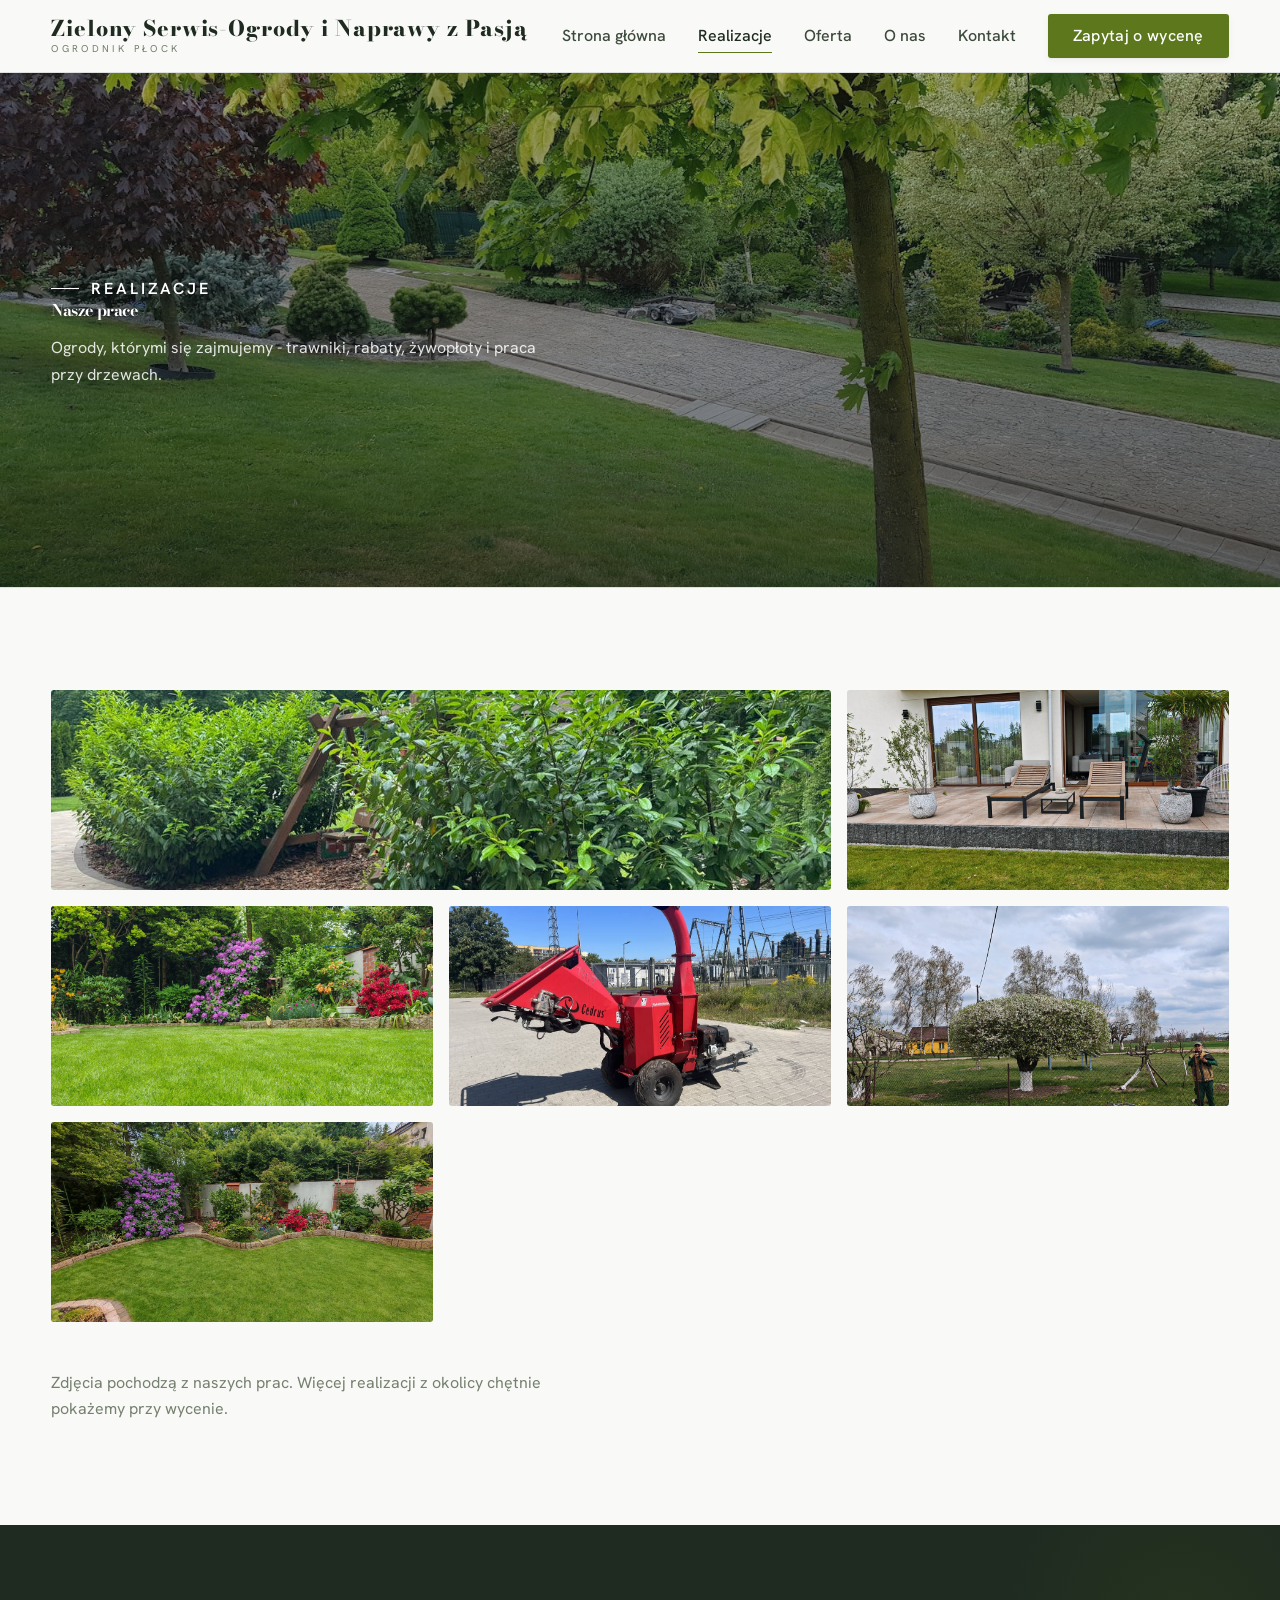
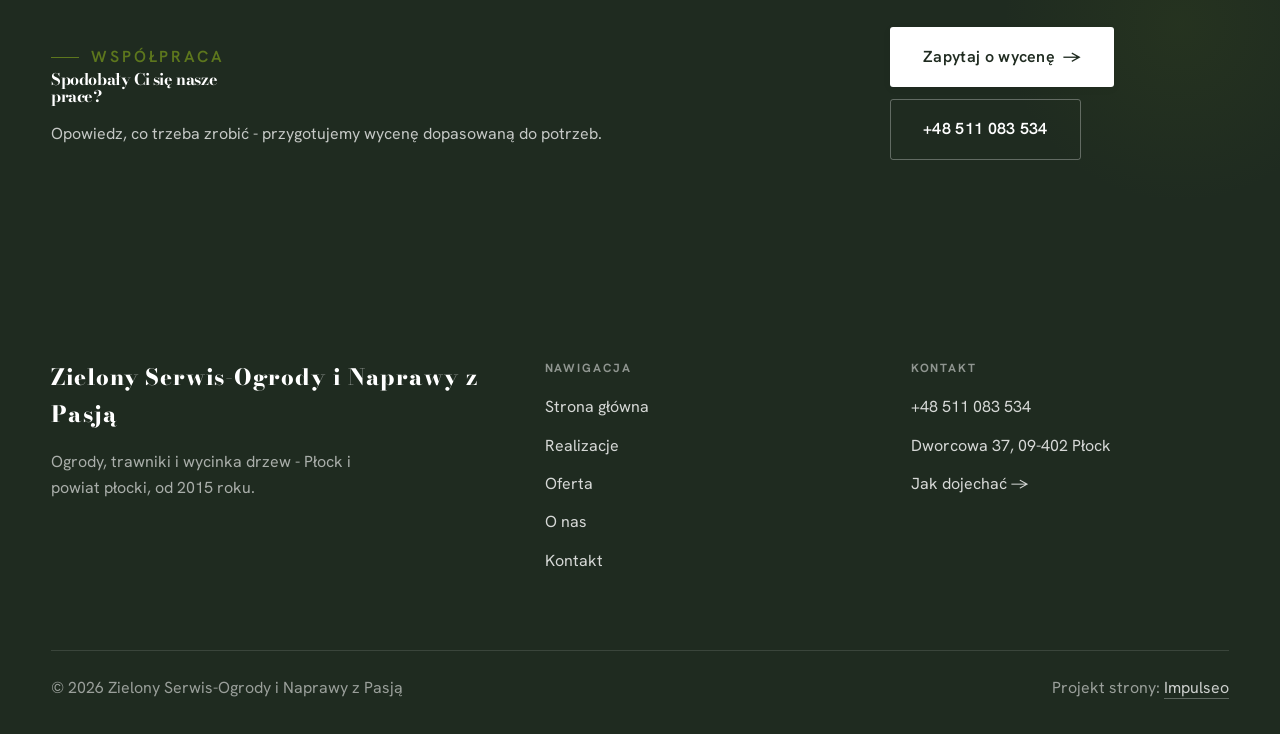
<file: realizacje.html>
<!DOCTYPE html>
<html lang="pl">
<head>
<meta charset="UTF-8">
<meta name="viewport" content="width=device-width, initial-scale=1.0">
<title>Realizacje - Zielony Serwis-Ogrody i Naprawy z Pasją</title>
<meta name="description" content="Realizacje Zielony Serwis-Ogrody i Naprawy z Pasją: Ogród przydomowy z alejkami, Nasadzenia żywopłotu, Zieleń przy tarasie, Rabata w pełnym rozkwicie, Rębak do gałęzi">
<link rel="preconnect" href="https://fonts.googleapis.com">
<link rel="preconnect" href="https://fonts.gstatic.com" crossorigin>
<link href="https://fonts.googleapis.com/css2?family=Bodoni+Moda:wght@500;600;700&family=Hanken+Grotesk:wght@400;500;600&display=swap" rel="stylesheet">
<link rel="stylesheet" href="assets/styles.css">
</head>
<body>

<header class="nav">
  <div class="wrap nav-inner">
    <a class="brand" href="index.html"><span class="name">Zielony Serwis-Ogrody i Naprawy z Pasją</span><span class="sub">Ogrodnik Płock</span></a>
    <nav class="nav-links">
      <a href="index.html">Strona główna</a>
      <a href="realizacje.html" class="active">Realizacje</a>
      <a href="oferta.html">Oferta</a>
      <a href="o-nas.html">O nas</a>
      <a href="kontakt.html">Kontakt</a>
      <a href="kontakt.html" class="btn btn-accent">Zapytaj o wycenę</a>
    </nav>
    <button class="nav-toggle" aria-label="Menu"><span></span><span></span><span></span></button>
  </div>
</header>

<section class="pagehead">
  <img src="img/g1.jpg" alt="Zielony Serwis-Ogrody i Naprawy z Pasją - Nasze prace">
  <div class="wrap">
    <span class="eyebrow">Realizacje</span>
    <h1>Nasze prace</h1>
    <p>Ogrody, którymi się zajmujemy - trawniki, rabaty, żywopłoty i praca przy drzewach.</p>
  </div>
</section>
<section>
  <div class="wrap">
    <div class="gallery">
      <div class="tile t-two3 reveal"><img src="img/g2.jpg" alt="Nasadzenia żywopłotu" loading="lazy"><div class="cap">Nasadzenia żywopłotu</div></div>
      <div class="tile t-third reveal"><img src="img/g3.jpg" alt="Zieleń przy tarasie" loading="lazy"><div class="cap">Zieleń przy tarasie</div></div>
      <div class="tile t-third reveal"><img src="img/g4.jpg" alt="Rabata w pełnym rozkwicie" loading="lazy"><div class="cap">Rabata w pełnym rozkwicie</div></div>
      <div class="tile t-third reveal"><img src="img/g5.jpg" alt="Rębak do gałęzi" loading="lazy"><div class="cap">Rębak do gałęzi</div></div>
      <div class="tile t-third reveal"><img src="img/g6.jpg" alt="Przycinka starego drzewa" loading="lazy"><div class="cap">Przycinka starego drzewa</div></div>
      <div class="tile t-third reveal"><img src="img/about.jpg" alt="Zielony Serwis-Ogrody i Naprawy z Pasją" loading="lazy"></div>
    </div>
    <p class="muted reveal" style="margin-top:var(--space-7);font-size:var(--text-sm);max-width:62ch">Zdjęcia pochodzą z naszych prac. Więcej realizacji z okolicy chętnie pokażemy przy wycenie.</p>
  </div>
</section>
<section class="cta">
  <div class="wrap">
    <div class="reveal">
      <span class="eyebrow">Współpraca</span>
      <h2>Spodobały Ci się nasze prace?</h2>
      <p>Opowiedz, co trzeba zrobić - przygotujemy wycenę dopasowaną do potrzeb.</p>
    </div>
    <div class="cta-actions reveal">
      <a href="kontakt.html" class="btn btn-light">Zapytaj o wycenę <span class="arr">→</span></a>
      <a href="tel:+48511083534" class="btn btn-ghost" style="color:#fff;border-color:rgba(255,255,255,.3)">+48 511 083 534</a>
    </div>
  </div>
</section>

<footer>
  <div class="wrap">
    <div class="foot-grid">
      <div class="foot-brand">
        <div class="name">Zielony Serwis-Ogrody i Naprawy z Pasją</div>
        <p>Ogrody, trawniki i wycinka drzew - Płock i powiat płocki, od 2015 roku.</p>
      </div>
      <div class="foot-col">
        <h4>Nawigacja</h4>
        <a href="index.html">Strona główna</a>
        <a href="realizacje.html">Realizacje</a>
        <a href="oferta.html">Oferta</a>
        <a href="o-nas.html">O nas</a>
        <a href="kontakt.html">Kontakt</a>
      </div>
      <div class="foot-col">
        <h4>Kontakt</h4>
        <a href="tel:+48511083534">+48 511 083 534</a>
        <p>Dworcowa 37, 09-402 Płock</p>
        <a href="https://maps.google.com/?cid=3458383013996182584&g_mp=CiVnb29nbGUubWFwcy5wbGFjZXMudjEuUGxhY2VzLkdldFBsYWNlEAIYBCAA" target="_blank" rel="noopener">Jak dojechać →</a>
      </div>
    </div>
    <div class="foot-bot">
      <span>© 2026 Zielony Serwis-Ogrody i Naprawy z Pasją</span>
      <span>Projekt strony: <a class="foot-credit" href="https://impulseo.pl" target="_blank" rel="noopener">Impulseo</a></span>
    </div>
  </div>
</footer>


<script src="assets/main.js"></script>
</body>
</html>
</file>
<file: assets/styles.css>
/* ============================================================
   STOLBASZ — premium, architektoniczny B2B fit-out
   Jasna paleta, zero brązu. System wg premium-web-craft.
   Projekt strony: Impulseo (impulseo.pl)
   ============================================================ */

:root{
  /* PALETA — jasna, architektoniczna, chłodna */
  --paper:#F8F6F0;          /* główne tło */
  --paper-2:#EAEBDF;        /* sekcje alternatywne (chłodny jasny szary) */
  --paper-3:#EAEBDF;        /* delikatne wypełnienia */
  --ink:#1F2B20;            /* tekst główny — chłodny grafit */
  --ink-soft:#3C4A3B;       /* nagłówki drugorzędne */
  --muted:#75806E;          /* tekst poboczny */
  --line:rgba(31,43,32,.12);/* hairline */
  --accent:#2E4A36;         /* stonowany petrol-slate — jedyny akcent */
  --accent-d:#22392A;
  --accent-soft:rgba(46,74,54,.10);
  --dark:#1F2B20;           /* sekcje ciemne (stopka/CTA) */

  /* ODSTĘPY — skala 4/8 */
  --space-1:4px; --space-2:8px; --space-3:12px; --space-4:16px; --space-5:24px;
  --space-6:32px; --space-7:48px; --space-8:64px; --space-9:96px; --space-10:128px;

  /* TYPOGRAFIA — fluid clamp() */
  --text-sm:clamp(.82rem,.8rem+.1vw,.9rem);
  --text-base:clamp(1rem,.97rem+.15vw,1.1rem);
  --text-lg:clamp(1.12rem,1.05rem+.3vw,1.3rem);
  --text-h3:clamp(1.2rem,1.1rem+.5vw,1.5rem);
  --text-h2:clamp(1.9rem,1.5rem+1.9vw,2.8rem);
  --text-h1:clamp(2.6rem,1.9rem+3.6vw,4.6rem);

  /* PROMIENIE — architektoniczne, raczej ostre */
  --r-sm:3px; --r-md:6px; --r-lg:10px;

  /* RUCH */
  --ease:cubic-bezier(.25,.46,.45,.94); --dur:.24s;

  /* CIENIE — miękkie, warstwowe */
  --sh-sm:0 1px 2px rgba(16,24,32,.04), 0 2px 8px rgba(16,24,32,.05);
  --sh-md:0 2px 6px rgba(16,24,32,.05), 0 12px 28px -8px rgba(16,24,32,.12);
  --sh-lg:0 6px 14px rgba(16,24,32,.07), 0 26px 56px -18px rgba(16,24,32,.22);

  --hairline:1px solid var(--line);

  --font-display:'Bodoni Moda',serif;
  --font-body:'Hanken Grotesk',sans-serif;
}

*{box-sizing:border-box;margin:0;padding:0}
html{scroll-behavior:smooth}
body{
  font-family:var(--font-body);
  font-size:var(--text-base);
  line-height:1.65;
  color:var(--ink);
  background:var(--paper);
  -webkit-font-smoothing:antialiased;
  text-rendering:optimizeLegibility;
}
img{max-width:100%;display:block}
a{color:inherit;text-decoration:none}

.wrap{width:min(92%,1180px);margin-inline:auto}
section{padding-block:clamp(52px,6.5vw,96px)}

h1,h2,h3{font-family:var(--font-display);font-weight:700;line-height:1.08;letter-spacing:-.02em;color:var(--ink)}
h1{font-size:var(--text-h1);letter-spacing:-.035em}
h2{font-size:var(--text-h2);letter-spacing:-.025em}
h3{font-size:var(--text-h3)}
p{max-width:65ch}

.eyebrow{
  font-family:var(--font-body);
  font-size:var(--text-sm);
  font-weight:600;
  letter-spacing:.18em;
  text-transform:uppercase;
  color:var(--accent);
  display:inline-flex;align-items:center;gap:var(--space-3);
}
.eyebrow::before{content:"";width:28px;height:1px;background:var(--accent);display:inline-block}

.muted{color:var(--muted)}
.lead{font-size:var(--text-lg);line-height:1.55;color:var(--ink-soft);max-width:50ch}

/* ---------- BUTTONS ---------- */
.btn{
  display:inline-flex;align-items:center;gap:var(--space-2);
  font-weight:600;font-size:var(--text-sm);letter-spacing:.02em;
  padding:var(--space-4) var(--space-6);
  border-radius:var(--r-sm);
  transition:transform var(--dur) var(--ease),box-shadow var(--dur) var(--ease),background var(--dur) var(--ease);
  cursor:pointer;border:1px solid transparent;
}
.btn-accent{background:var(--accent);color:#fff;box-shadow:var(--sh-sm)}
.btn-accent:hover{background:var(--accent-d);transform:translateY(-2px);box-shadow:var(--sh-md)}
.btn-accent:active{transform:translateY(0);box-shadow:var(--sh-sm)}
.btn-ghost{background:transparent;color:var(--ink);border-color:var(--line)}
.btn-ghost:hover{border-color:var(--accent);color:var(--accent);transform:translateY(-2px)}
.btn-light{background:#fff;color:var(--ink);box-shadow:var(--sh-sm)}
.btn-light:hover{transform:translateY(-2px);box-shadow:var(--sh-md)}
.btn .arr{transition:transform var(--dur) var(--ease)}
.btn:hover .arr{transform:translateX(4px)}

/* ---------- NAV ---------- */
.nav{
  position:sticky;top:0;z-index:50;
  background:color-mix(in srgb,var(--paper) 88%,transparent);
  backdrop-filter:saturate(140%) blur(10px);
  border-bottom:var(--hairline);
}
.nav-inner{display:flex;align-items:center;justify-content:space-between;height:72px}
.brand{display:flex;flex-direction:column;line-height:1}
.brand .name{font-family:var(--font-display);font-weight:800;font-size:1.35rem;letter-spacing:.04em}
.brand .sub{font-size:.62rem;letter-spacing:.34em;text-transform:uppercase;color:var(--muted);margin-top:5px}
.nav-links{display:flex;align-items:center;gap:var(--space-6)}
.nav-links a{font-size:var(--text-sm);font-weight:500;color:var(--ink-soft);position:relative;padding-block:4px;transition:color var(--dur) var(--ease)}
.nav-links a::after{content:"";position:absolute;left:0;bottom:0;width:0;height:1.5px;background:var(--accent);transition:width var(--dur) var(--ease)}
.nav-links a:hover,.nav-links a.active{color:var(--ink)}
.nav-links a:hover::after,.nav-links a.active::after{width:100%}
.nav-links .btn{padding:var(--space-2) var(--space-5)}
/* przyciski w nav: właściwy kolor (przebij .nav-links a) + bez podkreślenia */
.nav-links a.btn-accent{color:#fff}
.nav-links a.btn-ghost,.nav-links a.btn-light{color:var(--ink)}
.nav-links a.btn::after{display:none}
.nav-toggle{display:none;background:none;border:none;cursor:pointer;flex-direction:column;gap:5px;padding:8px}
.nav-toggle span{width:24px;height:2px;background:var(--ink);transition:var(--dur)}

/* ---------- HERO (split) ---------- */
.hero{position:relative;overflow:hidden;border-bottom:var(--hairline)}
.hero-grid{display:grid;grid-template-columns:1.05fr .95fr;gap:clamp(24px,4vw,60px);align-items:center;
  padding-block:clamp(36px,4.5vw,64px)}
.hero-copy .eyebrow{margin-bottom:var(--space-5)}
.hero-copy h1{margin-bottom:var(--space-5)}
.hero-copy .lead{margin-bottom:var(--space-7)}
.hero-actions{display:flex;flex-wrap:wrap;gap:var(--space-4)}
.hero-art{position:relative;aspect-ratio:4/3;border-radius:var(--r-lg);overflow:hidden;box-shadow:var(--sh-lg)}
.hero-art img{width:100%;height:100%;object-fit:cover}
.hero-art::after{content:"";position:absolute;inset:0;background:linear-gradient(180deg,transparent 55%,rgba(18,24,28,.28))}
.hero-badge{position:absolute;left:var(--space-5);bottom:var(--space-5);z-index:2;
  background:rgba(252,252,251,.94);backdrop-filter:blur(4px);
  border-radius:var(--r-md);padding:var(--space-4) var(--space-5);box-shadow:var(--sh-md);max-width:78%}
.hero-badge strong{display:block;font-family:var(--font-display);font-size:1rem;letter-spacing:-.01em}
.hero-badge span{font-size:var(--text-sm);color:var(--muted)}

/* ---------- HERO duży / kinowy (strona główna) ---------- */
.hero-cine{position:relative;min-height:clamp(560px,82vh,840px);min-height:clamp(560px,82svh,840px);display:flex;align-items:center;overflow:hidden;border-bottom:var(--hairline)}
.hero-cine>img{position:absolute;inset:0;width:100%;height:100%;object-fit:cover;z-index:0}
.hero-cine::after{content:"";position:absolute;inset:0;z-index:1;
  background:linear-gradient(95deg,rgba(13,18,23,.86) 0%,rgba(13,18,23,.64) 32%,rgba(13,18,23,.24) 62%,rgba(13,18,23,.04) 100%)}
.hero-cine .wrap{position:relative;z-index:2;padding-block:var(--space-8)}
.hero-cine .hero-copy{max-width:660px}
.hero-cine .eyebrow{color:#fff;margin-bottom:var(--space-5)}
.hero-cine .eyebrow::before{background:#fff}
.hero-cine h1{color:#fff;margin-bottom:var(--space-5);font-size:clamp(2.9rem,2rem+4.4vw,5.2rem)}
.hero-cine .lead{color:rgba(255,255,255,.92);max-width:48ch;margin-bottom:var(--space-7)}
.hero-cine .hero-actions{display:flex;flex-wrap:wrap;gap:var(--space-4)}
@media(max-width:680px){
  .hero-cine{min-height:clamp(520px,76vh,640px);min-height:clamp(520px,76svh,640px);align-items:flex-end}
  .hero-cine::after{background:linear-gradient(0deg,rgba(13,18,23,.9) 6%,rgba(13,18,23,.45) 55%,rgba(13,18,23,.25) 100%)}
  .hero-cine .wrap{padding-bottom:var(--space-9)}
}

/* full-bleed hero variant (podstrony) */
.pagehead{position:relative;min-height:46vh;min-height:46svh;display:flex;align-items:flex-end;overflow:hidden;border-bottom:var(--hairline)}
.pagehead img{position:absolute;inset:0;width:100%;height:100%;object-fit:cover}
.pagehead::after{content:"";position:absolute;inset:0;background:linear-gradient(180deg,rgba(18,24,28,.25),rgba(18,24,28,.62))}
.pagehead .wrap{position:relative;z-index:2;padding-block:var(--space-9);color:#fff}
.pagehead h1{color:#fff;max-width:18ch}
.pagehead .eyebrow{color:#fff}
.pagehead .eyebrow::before{background:#fff}
.pagehead p{color:rgba(255,255,255,.86);margin-top:var(--space-4);max-width:54ch}

/* ---------- STRIP (pasek skrótów / liczby) ---------- */
.strip{background:var(--dark);color:#fff}
.strip .wrap{display:grid;grid-template-columns:repeat(4,1fr);gap:var(--space-6);padding-block:var(--space-8)}
.strip .item .k{font-family:var(--font-display);font-size:clamp(1.6rem,1.2rem+1.4vw,2.4rem);font-weight:800;letter-spacing:-.02em;color:#fff}
.strip .item .v{font-size:var(--text-sm);color:rgba(255,255,255,.66);margin-top:var(--space-2);line-height:1.45}
.strip .item{border-left:2px solid var(--accent);padding-left:var(--space-5)}

/* ---------- SECTION HEAD ---------- */
.head{max-width:48rem;margin-bottom:var(--space-8)}
.head.center{margin-inline:auto;text-align:center}
.head .eyebrow{margin-bottom:var(--space-4)}
.head h2{margin-bottom:var(--space-4)}
.head p{color:var(--muted);font-size:var(--text-lg);line-height:1.55}
.head.center p{margin-inline:auto}

/* ---------- INTRO SPLIT ---------- */
.split{display:grid;grid-template-columns:.92fr 1.08fr;gap:clamp(28px,5vw,80px);align-items:center}
.split.rev{grid-template-columns:1.08fr .92fr}
.split.rev .split-art{order:-1}
.split-art{position:relative;aspect-ratio:5/4;border-radius:var(--r-lg);overflow:hidden;box-shadow:var(--sh-lg)}
.split-art img{width:100%;height:100%;object-fit:cover}
.split-copy h2{margin-bottom:var(--space-5)}
.split-copy p+p{margin-top:var(--space-4)}
.split-copy .btn{margin-top:var(--space-6)}

/* ---------- SERVICES (zakres) ---------- */
.svc-grid{display:grid;grid-template-columns:repeat(auto-fit,minmax(280px,1fr));gap:var(--space-5)}
.svc{background:#fff;border:var(--hairline);border-radius:var(--r-md);padding:var(--space-7) var(--space-6);
  transition:transform var(--dur) var(--ease),box-shadow var(--dur) var(--ease),border-color var(--dur) var(--ease);
  position:relative;overflow:hidden}
.svc::before{content:"";position:absolute;left:0;top:0;width:3px;height:0;background:var(--accent);transition:height var(--dur) var(--ease)}
.svc:hover{transform:translateY(-4px);box-shadow:var(--sh-md);border-color:transparent}
.svc:hover::before{height:100%}
.svc .ic{font-family:var(--font-display);font-size:.8rem;font-weight:700;letter-spacing:.12em;color:var(--accent);margin-bottom:var(--space-4)}
.svc h3{margin-bottom:var(--space-3);font-size:1.22rem}
.svc p{color:var(--muted);font-size:var(--text-base);line-height:1.6}

/* big detailed service rows */
.svc-row{display:grid;grid-template-columns:.8fr 1.2fr;gap:clamp(20px,4vw,60px);align-items:center;padding-block:var(--space-8)}
.svc-row+.svc-row{border-top:var(--hairline)}
.svc-row.rev{grid-template-columns:1.2fr .8fr}
.svc-row.rev .svc-row-art{order:-1}
.svc-row-art{aspect-ratio:4/3;border-radius:var(--r-md);overflow:hidden;box-shadow:var(--sh-md)}
.svc-row-art img{width:100%;height:100%;object-fit:cover}
.svc-row h3{font-size:1.5rem;margin-bottom:var(--space-4)}
.svc-row .num{font-family:var(--font-display);font-size:.85rem;font-weight:700;letter-spacing:.14em;color:var(--accent);display:block;margin-bottom:var(--space-3)}
.svc-row ul{list-style:none;margin-top:var(--space-4);display:flex;flex-direction:column;gap:var(--space-2)}
.svc-row li{position:relative;padding-left:var(--space-5);color:var(--muted);font-size:var(--text-base)}
.svc-row li::before{content:"";position:absolute;left:0;top:.62em;width:8px;height:1px;background:var(--accent)}

/* ---------- GALLERY (realizacje) ---------- */
.gallery{display:grid;grid-template-columns:repeat(12,1fr);gap:var(--space-4);grid-auto-rows:200px}
/* GALERIA MASONRY — pionowe zdjęcia (portrety beauty/wellness) bez przycinania: kolumny, height auto */
.gallery-masonry{column-count:3;column-gap:var(--space-4)}
@media(max-width:900px){.gallery-masonry{column-count:2}}
@media(max-width:560px){.gallery-masonry{column-count:1}}
.gallery-masonry .m-tile{break-inside:avoid;margin:0 0 var(--space-4);padding:0;position:relative;overflow:hidden;border-radius:var(--r-md);border:1px solid var(--line)}
.gallery-masonry .m-tile img{width:100%;height:auto;display:block}
.gallery-masonry .m-tile .cap{position:absolute;left:0;right:0;bottom:0;padding:var(--space-4);color:#fff;background:linear-gradient(0deg,rgba(0,0,0,.55),transparent);font-size:var(--text-sm)}
.gallery-masonry .m-tile .cap small{display:block;font-weight:400;opacity:.78;letter-spacing:.04em;text-transform:uppercase;font-size:.66rem;margin-top:3px}
.tile{position:relative;overflow:hidden;border-radius:var(--r-md);box-shadow:var(--sh-sm);
  transition:transform var(--dur) var(--ease),box-shadow var(--dur) var(--ease)}
.tile img{width:100%;height:100%;object-fit:cover;transition:transform .6s var(--ease)}
.tile:hover{box-shadow:var(--sh-md)}
.tile:hover img{transform:scale(1.05)}
.tile .cap{position:absolute;left:0;right:0;bottom:0;padding:var(--space-5) var(--space-4) var(--space-4);
  background:linear-gradient(transparent,rgba(18,24,28,.78));color:#fff;
  font-size:var(--text-sm);font-weight:600;letter-spacing:.01em;
  opacity:0;transform:translateY(8px);transition:var(--dur) var(--ease)}
.tile:hover .cap{opacity:1;transform:translateY(0)}
.tile .cap small{display:block;font-weight:400;opacity:.78;letter-spacing:.04em;text-transform:uppercase;font-size:.66rem;margin-top:3px}
/* bento spans */
.t-wide{grid-column:span 6}
.t-tall{grid-column:span 6;grid-row:span 2}
.t-std{grid-column:span 6}
.t-third{grid-column:span 4}
.t-two3{grid-column:span 8}

/* ---------- TRUST / WIARYGODNOŚĆ ---------- */
.trust{background:var(--paper-2)}
.trust-grid{display:grid;grid-template-columns:repeat(auto-fit,minmax(240px,1fr));gap:var(--space-5);margin-top:var(--space-7)}
.trust-card{background:#fff;border-radius:var(--r-md);padding:var(--space-7) var(--space-6);box-shadow:var(--sh-sm);border-top:3px solid var(--accent)}
.trust-card .big{font-family:var(--font-display);font-size:clamp(1.8rem,1.3rem+1.6vw,2.6rem);font-weight:800;letter-spacing:-.02em;color:var(--ink);line-height:1}
.trust-card h3{font-size:1.12rem;margin:var(--space-3) 0 var(--space-2)}
.trust-card p{color:var(--muted);font-size:var(--text-base);line-height:1.55}

/* ---------- CTA band ---------- */
.cta{background:var(--dark);color:#fff;position:relative;overflow:hidden}
.cta .wrap{display:grid;grid-template-columns:1.4fr .6fr;gap:var(--space-7);align-items:center;position:relative;z-index:2}
.cta h2{color:#fff;max-width:20ch}
.cta p{color:rgba(255,255,255,.74);margin-top:var(--space-4)}
.cta-actions{display:flex;flex-direction:column;gap:var(--space-3);align-items:flex-start}
.cta::before{content:"";position:absolute;right:-80px;top:-80px;width:360px;height:360px;border-radius:50%;
  background:radial-gradient(circle,var(--accent-soft),transparent 70%)}

/* ---------- CONTACT ---------- */
.contact-grid{display:grid;grid-template-columns:.85fr 1.15fr;gap:clamp(28px,4vw,56px);align-items:start}
.info-list{display:flex;flex-direction:column;gap:var(--space-2)}
.info-row{display:flex;gap:var(--space-4);align-items:flex-start;padding-block:var(--space-4);border-bottom:var(--hairline)}
.info-row .ic{flex:none;width:42px;height:42px;display:grid;place-items:center;border-radius:50%;
  background:var(--accent-soft);color:var(--accent);font-size:1.05rem}
.info-row .lbl{font-size:.72rem;letter-spacing:.14em;text-transform:uppercase;color:var(--muted)}
.info-row .val{font-weight:600;font-size:var(--text-base);margin-top:2px}
.info-row a.val:hover{color:var(--accent)}
.map{border:none;border-radius:var(--r-lg);box-shadow:var(--sh-md);width:100%;height:100%;min-height:380px;filter:grayscale(.2) contrast(1.02)}
.form{background:#fff;border:var(--hairline);border-radius:var(--r-lg);padding:clamp(24px,3vw,40px);box-shadow:var(--sh-sm)}
.form .fld{margin-bottom:var(--space-5)}
.form label{display:block;font-size:var(--text-sm);font-weight:600;margin-bottom:var(--space-2)}
.form input,.form textarea{width:100%;font-family:inherit;font-size:var(--text-base);color:var(--ink);
  padding:var(--space-4);border:var(--hairline);border-radius:var(--r-sm);background:var(--paper);transition:border-color var(--dur)}
.form input:focus,.form textarea:focus{outline:none;border-color:var(--accent);background:#fff}
.form textarea{resize:vertical;min-height:120px}
.form .note{font-size:var(--text-sm);color:var(--muted);margin-top:var(--space-3)}

/* ---------- FOOTER ---------- */
footer{background:var(--dark);color:#fff;padding-block:var(--space-9) var(--space-6)}
.foot-grid{display:grid;grid-template-columns:1.4fr 1fr 1fr;gap:var(--space-7);margin-bottom:var(--space-8)}
.foot-brand .name{font-family:var(--font-display);font-weight:800;font-size:1.4rem;letter-spacing:.04em}
.foot-brand p{color:rgba(255,255,255,.62);margin-top:var(--space-4);font-size:var(--text-base);max-width:38ch}
.foot-col h4{font-size:.74rem;letter-spacing:.16em;text-transform:uppercase;color:rgba(255,255,255,.5);margin-bottom:var(--space-4)}
.foot-col a,.foot-col p{display:block;color:rgba(255,255,255,.82);font-size:var(--text-base);margin-bottom:var(--space-3)}
.foot-col a:hover{color:#fff}
.foot-bot{border-top:1px solid rgba(255,255,255,.12);padding-top:var(--space-5);display:flex;justify-content:space-between;flex-wrap:wrap;gap:var(--space-3);
  font-size:var(--text-sm);color:rgba(255,255,255,.55)}
.foot-bot a:hover{color:#fff}

/* ---------- REVEAL ---------- */
.reveal{opacity:0;transform:translateY(22px);transition:opacity .6s var(--ease),transform .6s var(--ease)}
.reveal.in{opacity:1;transform:none}

/* ---------- RESPONSIVE ---------- */
@media(max-width:920px){
  .hero-grid,.split,.split.rev,.svc-row,.svc-row.rev,.cta .wrap,.contact-grid,.foot-grid{grid-template-columns:1fr}
  .split.rev .split-art,.svc-row.rev .svc-row-art{order:0}
  .hero-art{aspect-ratio:16/10;max-height:420px}
  .strip .wrap{grid-template-columns:repeat(2,1fr);gap:var(--space-7)}
  .gallery{grid-auto-rows:180px}
  .t-wide,.t-tall,.t-std,.t-third,.t-two3{grid-column:span 6}
  .t-tall{grid-row:span 1}
  .cta-actions{flex-direction:row;flex-wrap:wrap}
  .foot-grid{gap:var(--space-6)}
}
@media(max-width:680px){
  .nav-links{position:fixed;inset:72px 0 auto 0;background:var(--paper);flex-direction:column;align-items:stretch;
    gap:0;padding:var(--space-4) 6%;border-bottom:var(--hairline);box-shadow:var(--sh-md);
    transform:translateY(-120%);transition:transform var(--dur) var(--ease)}
  .nav-links.open{transform:translateY(0)}
  .nav-links a{padding-block:var(--space-4);border-bottom:var(--hairline)}
  .nav-links .btn{margin-top:var(--space-3);justify-content:center}
  .nav-toggle{display:flex}
  .strip .wrap{grid-template-columns:1fr}
  .gallery{grid-template-columns:repeat(6,1fr)}
  .foot-grid{grid-template-columns:1fr}
}
@media(prefers-reduced-motion:reduce){
  *{animation-duration:.01ms!important;transition:none!important}
  .reveal{opacity:1!important;transform:none!important}
  html{scroll-behavior:auto}
}

/* ============================================================
   PREMIUM LAYER — destylat deep-researchu branż (anty-AI, spokój).
   Zmienne STOLBASZ (--accent/--ink/--paper/--line/--dark). Ruch ledwo
   zauważalny, krzywa cubic-bezier(.16,.84,.44,1); prefers-reduced-motion
   pokryte blanketem wyżej. Karty hairline zamiast cieni = #1 sygnał „nie-AI".
   ============================================================ */

/* więcej oddechu między sekcjami (liderzy: 110-130px) */
section{padding-block:clamp(64px,8vw,128px)}

/* 1) Aksamitny reveal — dłuższa, miękka krzywa zamiast „skoku" */
.reveal{transition:opacity .9s cubic-bezier(.16,.84,.44,1),transform .9s cubic-bezier(.16,.84,.44,1);will-change:opacity,transform}
/* stagger TYLKO w galerii (tam pozycja = porządek dzieci) */
.gallery .reveal:nth-child(2){transition-delay:.07s}
.gallery .reveal:nth-child(3){transition-delay:.14s}
.gallery .reveal:nth-child(4){transition-delay:.21s}
.gallery .reveal:nth-child(5){transition-delay:.28s}
.gallery .reveal:nth-child(6){transition-delay:.35s}

/* 2) Hero STATYCZNY na .hero-cine — Ken Burns CAŁKIEM WYŁĄCZONY 26.06 (3. zgłoszenie Szymona).
   GENEZA: animowanie scale na <img> hero z teksturami (cegły/framugi) re-samplinguje obraz
   klatka po klatce → na części ekranów drobne drganie/shimmer = „heroshot się trzęsie".
   translateY usunięto wcześniej, scale-only + will-change/GPU NIE wystarczyły do GWARANCJI gładkości.
   Krzysztof zażądał pewności („make sure, że błąd się nie pojawi") > efekt. Zero animacji = 0% drgania.
   Delikatny zoom zostaje TYLKO w pełnoekranowych hero gastro/studio (hg-bg/hs-bg — tło, inny
   mechanizm, chwalone, nigdy nie zgłaszane). NIE wracać do KB na .hero-cine bez realnego testu
   na sprzęcie klienta — to ryzyko regresji „trzęsienia”. */
/* BEZPIECZNY "wow" na hero = jednorazowy FADE-IN (opacity), nie zoom.
   opacity nie dotyka bitmapy → gładkie na KAŻDYM zdjęciu/ekranie/GPU, zero ryzyka migotania.
   Geometryczny ruch (scale/translate) na .hero-cine jest ZAKAZANY (bramka pilnuje). */
@keyframes heroFade{from{opacity:0}to{opacity:1}}
.hero-cine>img{transform:none;animation:heroFade 1.1s ease-out both}

/* 3) Akcentowy hairline pod nagłówkiem sekcji, który „rysuje się" przy wejściu */
.head h2{position:relative;padding-bottom:18px}
.head h2::after{content:"";position:absolute;left:0;bottom:0;height:1px;width:0;background:var(--accent);transition:width 1s cubic-bezier(.16,.84,.44,1) .15s}
.head.center h2::after{left:50%;transform:translateX(-50%)}
.head.reveal.in h2::after,.head.center.reveal.in h2::after{width:54px}

/* 4) Karty HAIRLINE zamiast cieni/zaokrągleń (najmocniejszy anty-AI detal) */
.svc{background:transparent;border:1px solid var(--line);border-radius:var(--r-sm);box-shadow:none}
.svc:hover{box-shadow:none;border-color:var(--accent);transform:translateY(-3px)}
.trust-card{background:transparent;box-shadow:none;border:1px solid var(--line);border-top:2px solid var(--accent);border-radius:var(--r-sm)}
.tile{box-shadow:none;border-radius:var(--r-sm)}
.tile:hover{box-shadow:none}

/* 5) Sticky-nav kondensuje się po przewinięciu (sygnał dopracowania) */
.nav{transition:box-shadow .4s ease,background .4s ease}
.nav.is-stuck{box-shadow:0 1px 0 var(--line),0 14px 30px -24px rgba(0,0,0,.45)}
.nav-inner{transition:height .35s var(--ease)}
.nav.is-stuck .nav-inner{height:60px}

/* 6) MANIFESTO — pełnoekranowy cytat-bohater (zastępuje generyczne „Dlaczego my") */
.manifesto{background:var(--paper-2);text-align:center}
.manifesto .wrap{max-width:60rem}
.manifesto p{font-family:var(--font-display);font-style:italic;font-size:clamp(1.6rem,1rem+2.4vw,2.8rem);line-height:1.32;color:var(--ink-soft);margin-inline:auto;max-width:26ch;position:relative;padding-top:var(--space-8)}
.manifesto p::before{content:"";position:absolute;top:0;left:50%;transform:translateX(-50%);width:54px;height:1px;background:var(--accent)}
.manifesto p span{color:var(--accent);font-style:italic}

/* 7) GATEWAYS — 3 duże bramy-zdjęcia (zamiast paska menu usług) */
.gateways{display:grid;grid-template-columns:repeat(3,1fr);gap:var(--space-4)}
.gateway{position:relative;aspect-ratio:3/4;overflow:hidden;border-radius:var(--r-sm);display:block}
.gateway img{width:100%;height:100%;object-fit:cover;transition:transform .8s var(--ease),filter .5s var(--ease)}
.gateway::after{content:"";position:absolute;inset:0;background:linear-gradient(180deg,transparent 38%,rgba(18,24,28,.74))}
.gateway:hover img{transform:scale(1.05);filter:brightness(1.05)}
.gateway .g-ttl{position:absolute;left:0;right:0;bottom:0;z-index:2;padding:var(--space-6) var(--space-5);color:#fff;font-family:var(--font-display);font-size:1.45rem;letter-spacing:-.01em;line-height:1.15}
.gateway .g-ttl small{display:block;font-family:var(--font-body);font-size:var(--text-sm);font-weight:400;opacity:.82;letter-spacing:.03em;margin-top:5px}
@media(max-width:760px){.gateways{grid-template-columns:1fr}.gateway{aspect-ratio:16/10}}

/* 8) LOGO klienta w nagłówku (gdy podane --logo) */
/* 52px domyślnie (feedback Bartka 06.07.2026: 40px ginęło, uwaga padła 3x; ~56px sprawdzone na żywym demie anna-borowiec-makeup) */
.brand-logo{height:64px;width:auto;max-width:300px;object-fit:contain;display:block}
.nav.is-stuck .brand-logo{height:52px}
@media(max-width:680px){.brand-logo{height:46px;max-width:210px}}

/* === auto-paleta ze zdjęć klienta (dopasowanie do estetyki socials) === */
:root{--accent:#5D771D;--accent-d:#3E5011;--accent-soft:rgba(93,119,29,0.10);--paper:#F9F9F8;--paper-2:#EFEFED;--paper-3:#E8E8E5;}

/* === HERO-FIT (29.07.2026) — hero DOPASOWUJE SIĘ do wysokości okna =========================
   Zgłoszenie K. 29.07: na jego laptopie przyciski CTA w hero były ucięte dolną krawędzią
   (Modern House). Pomiar headless (1512x879 → realny widok 792 px): dolna krawędź CTA
   wypadała 123 px POD ekranem. Nawet przy maksymalnym oknie (982) było -20 px.

   DLACZEGO POPRZEDNI FIX NIE DZIAŁAŁ: 27.07 dołożyliśmy @media(max-height:820px) — próg.
   Widok K. ma ~792-895 px, czyli TUŻ NAD progiem → reguła w ogóle się nie włączała.
   Progi są kruche: każdy inny laptop/dok/pasek zakładek przesuwa granicę.

   ROZWIĄZANIE: zero progów. Każdy rozmiar, który decyduje o wysokości hero (typografia,
   odstępy, padding), dostaje `min(dotychczasowa-wartość, X svh)` — czyli na wysokim ekranie
   nic się nie zmienia, a im niższe okno, tym płynniej mniejsze. Treści NIE ucinamy.

   Doklejane na SAM KONIEC styles.css (po motion) → wygrywa kaskadę, nie rusza reguł w miejscu.
   Weryfikacja: tools-retrofit/measure_fold.py (mierzy zapas pod CTA dla 720/800/879/982). */

/* ---------- HERO KINOWY (strona główna, rodziny „editorial") ---------- */
.hero-cine .wrap{padding-block:min(var(--space-8),4svh)}
.hero-cine .eyebrow{margin-bottom:min(var(--space-5),2svh)}
.hero-cine h1{font-size:min(clamp(2.9rem,2rem + 4.4vw,5.2rem),7.6svh);
  margin-bottom:min(var(--space-5),2.4svh)}
.hero-cine .lead{font-size:min(1.125rem,2.3svh);line-height:1.55;
  margin-bottom:min(var(--space-7),3.2svh)}

/* ---------- HERO FACHOWCY — wariant A (pełny ekran) ---------- */
.hf-panel{padding-top:min(clamp(6.5rem,13vh,9rem),11svh);
  padding-bottom:min(clamp(2.6rem,6vh,3.6rem),4svh)}
.hf-title{font-size:min(clamp(2.3rem,1.6rem + 3.2vw,4.3rem),7svh);
  margin-top:min(var(--space-4),1.8svh);margin-bottom:min(var(--space-4),1.8svh)}
.hf-lead{font-size:min(1.18rem,2.3svh);line-height:1.5}
.hf-phone{margin-top:min(var(--space-6),2.8svh);margin-bottom:min(var(--space-5),2.2svh)}
.hf-phone-num{font-size:min(clamp(2rem,1.5rem + 2.4vw,3.05rem),5.2svh)}
.hf-trust{margin-top:min(var(--space-6),2.6svh);padding-top:min(var(--space-4),1.6svh)}

/* Telefon: tam liczy się czytelność, nie upychanie — skalowanie wysokością wyłączone,
   bo przy 844 px wysokości ekranu svh-limity zaczęłyby zmniejszać tekst bez potrzeby. */
@media(max-width:680px){
  .hero-cine h1{font-size:clamp(1.9rem,1.15rem + 4.4vw,2.7rem)}
  .hero-cine .lead{font-size:.98rem}
  .hf-title{font-size:clamp(2.1rem,1.6rem + 3.2vw,3rem)}
  .hf-lead{font-size:1rem}
  .hf-phone-num{font-size:clamp(1.9rem,1.5rem + 2.4vw,2.5rem)}
}
/* === /HERO-FIT === */


/* ====== IMPULSEO-FIX-20260731 ======================================================
   1) PODPIS w stopce jest teraz linkiem do impulseo.pl - ma być widocznie klikalny.
   2) ŻYWY NAGŁÓWEK: warstwa przenikających kadrów (.mt-hero-layer) miała z-index:1, więc
      lądowała NAD przyciemnieniem hero, a w rodzinie „fachowcy" nawet nad panelem z tekstem
      (.hf-panel nie miał własnego z-index). Efekt: przy zmianie zdjęcia napis znikał i wracał.
      Teraz warstwa idzie tam, gdzie zdjęcie tła (z-index:-2), a treść nagłówka dostaje twardy
      z-index:3. Zmieniają się WYŁĄCZNIE zdjęcia w tle - napis stoi nieruchomo.
      (hero-cine celowo pominięte: tam img ma z-index:0 i układ był poprawny.) */
.foot-bot a.foot-credit{color:rgba(255,255,255,.78);text-decoration:none;border-bottom:1px solid rgba(255,255,255,.28)}
.foot-bot a.foot-credit:hover{color:#fff;border-bottom-color:#fff}
.hero-fach > img.mt-hero-layer,.hero-gastro > img.mt-hero-layer,.hero-auto > img.mt-hero-layer,
.hero-dom > img.mt-hero-layer,.hero-studio > img.mt-hero-layer{z-index:-2}
.hf-panel,.hf-inner,.hd-panel,.hk-panel,.ha-inner,.hs-inner,.hg-inner{position:relative;z-index:3}
/* ====== koniec IMPULSEO-FIX-20260731 ====== */
</file>
